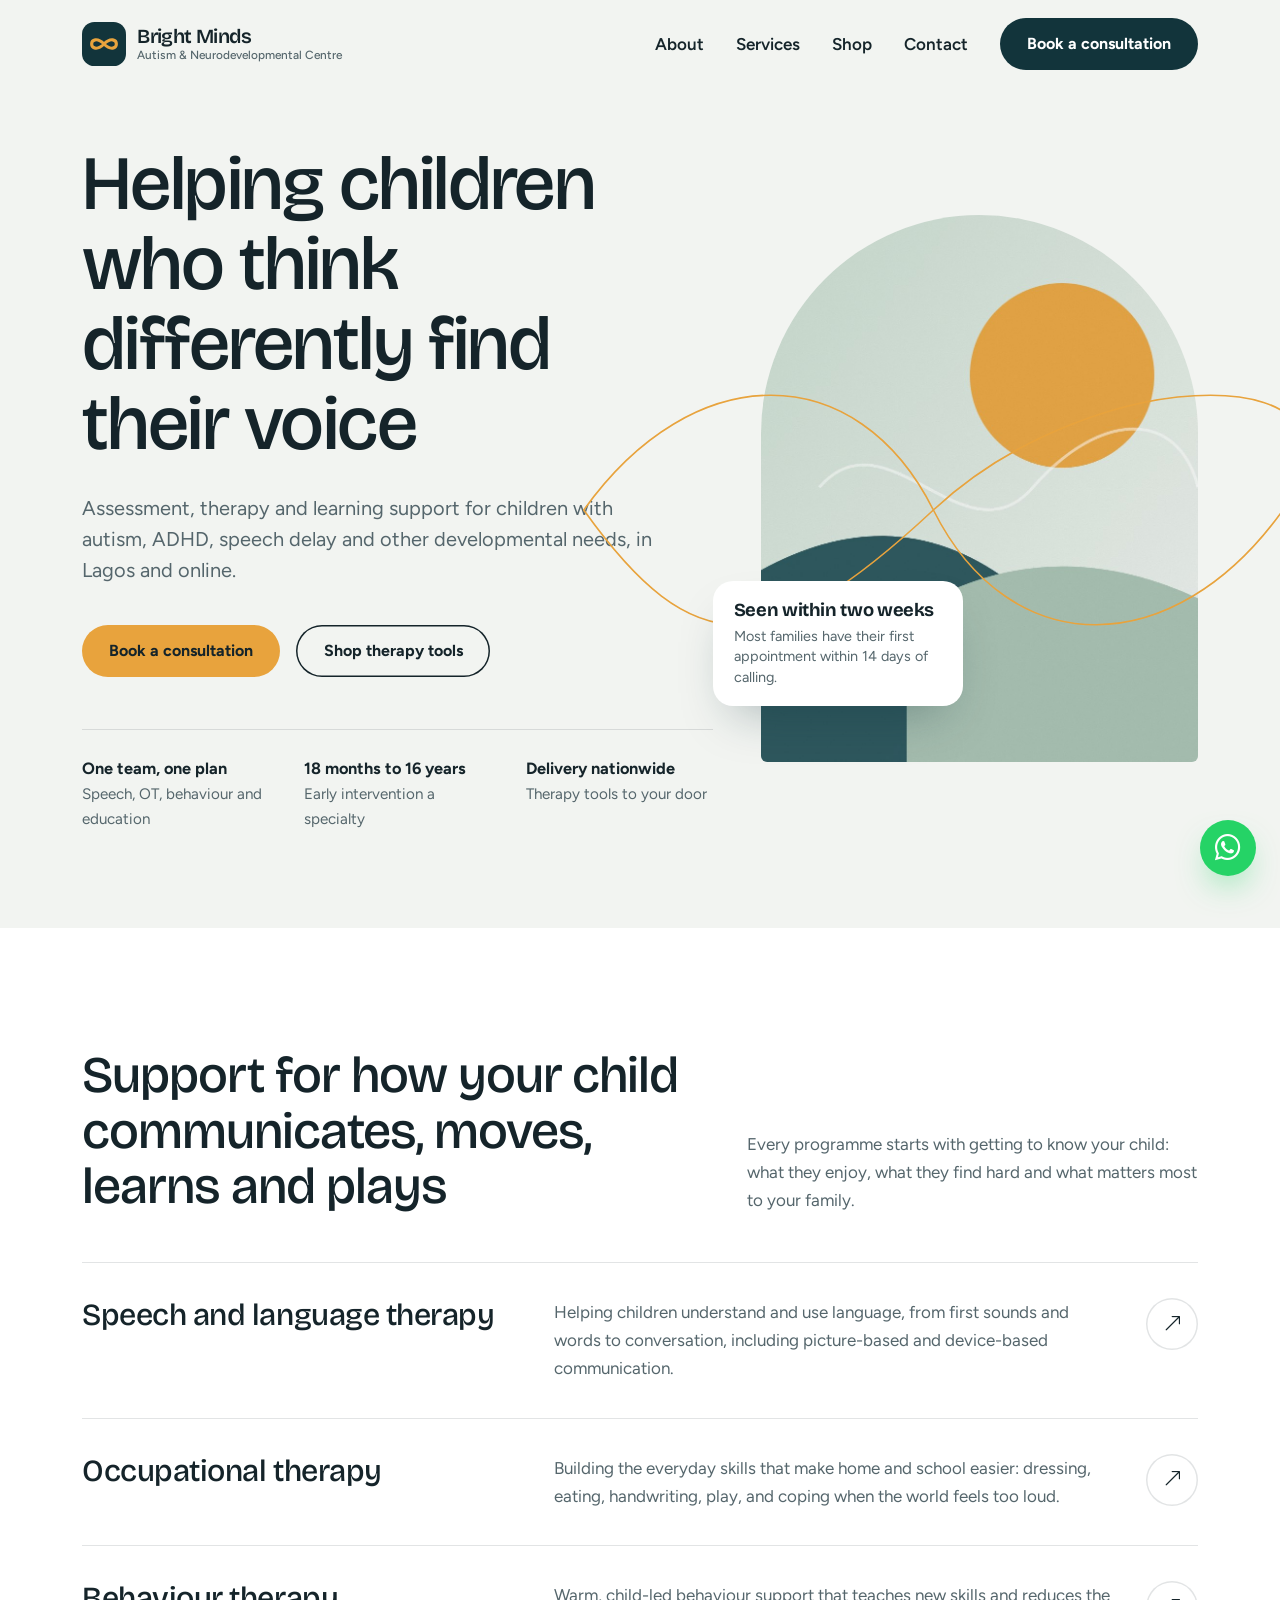
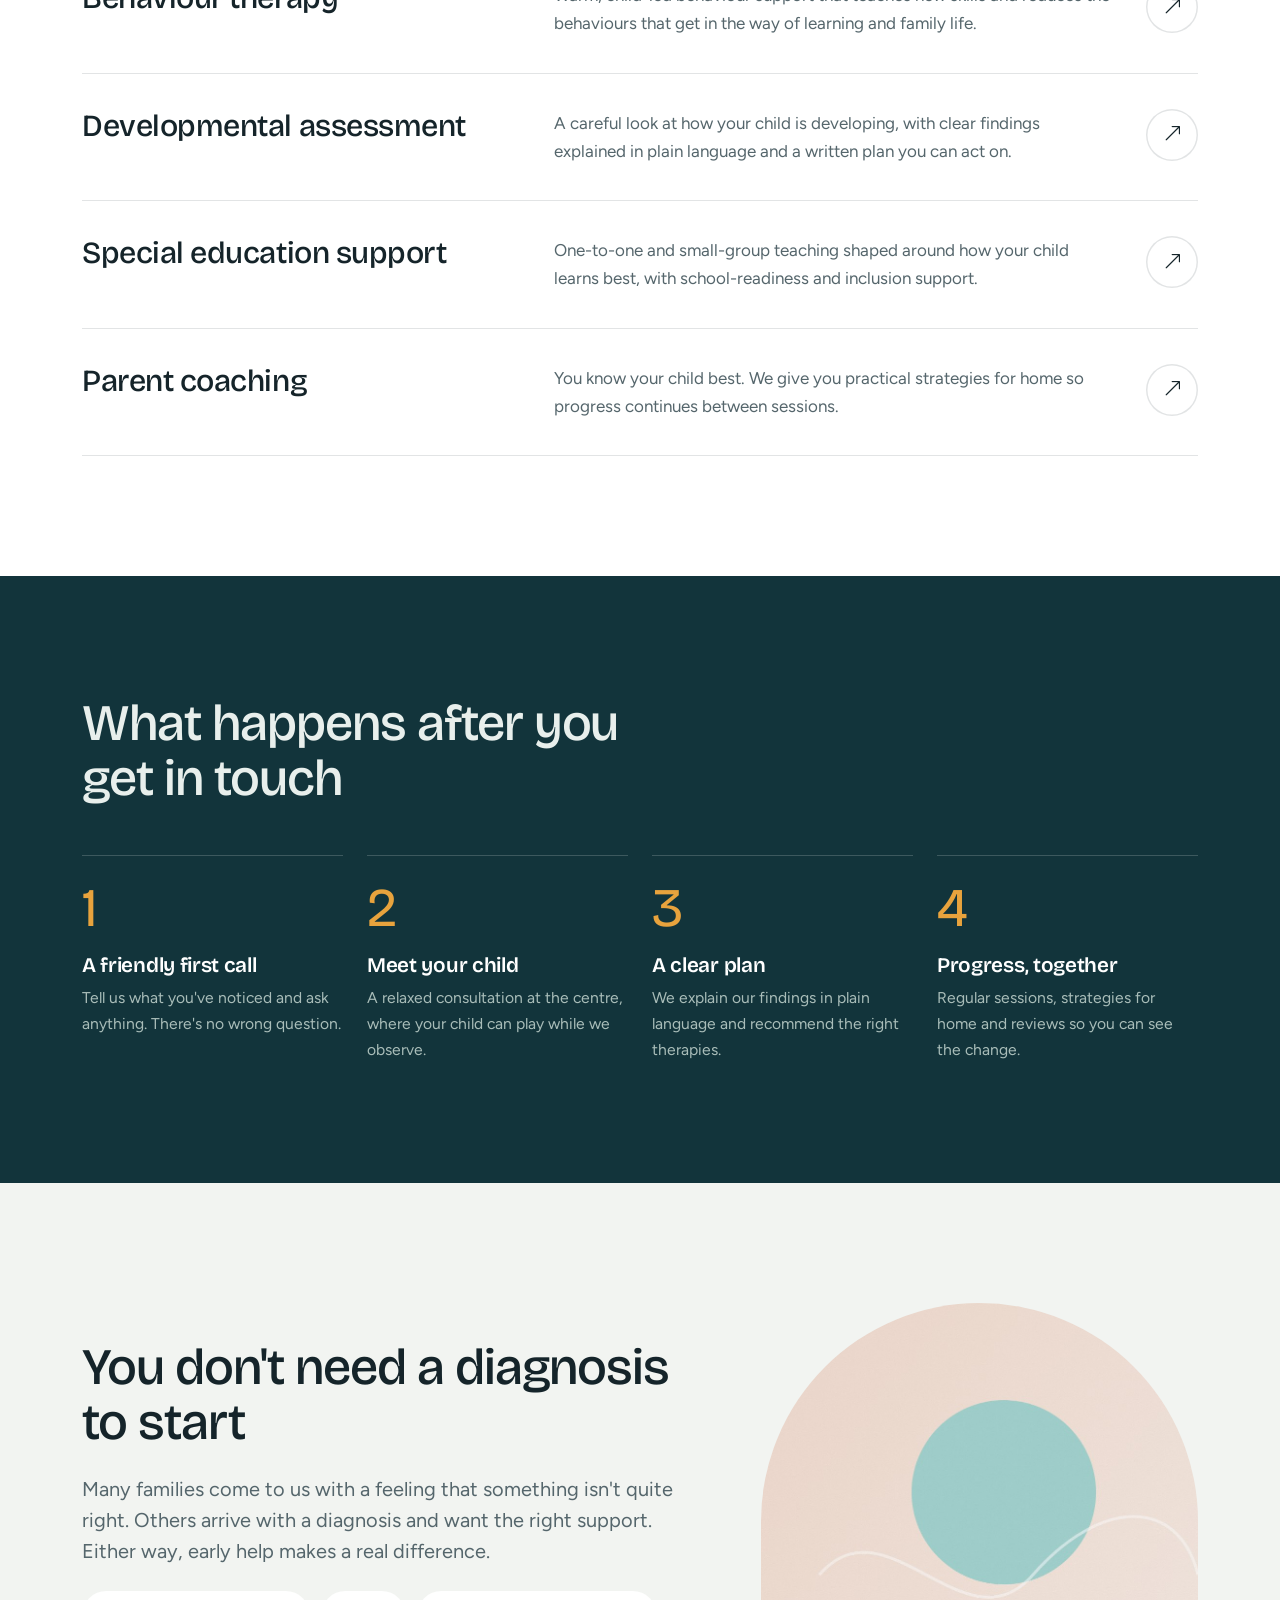
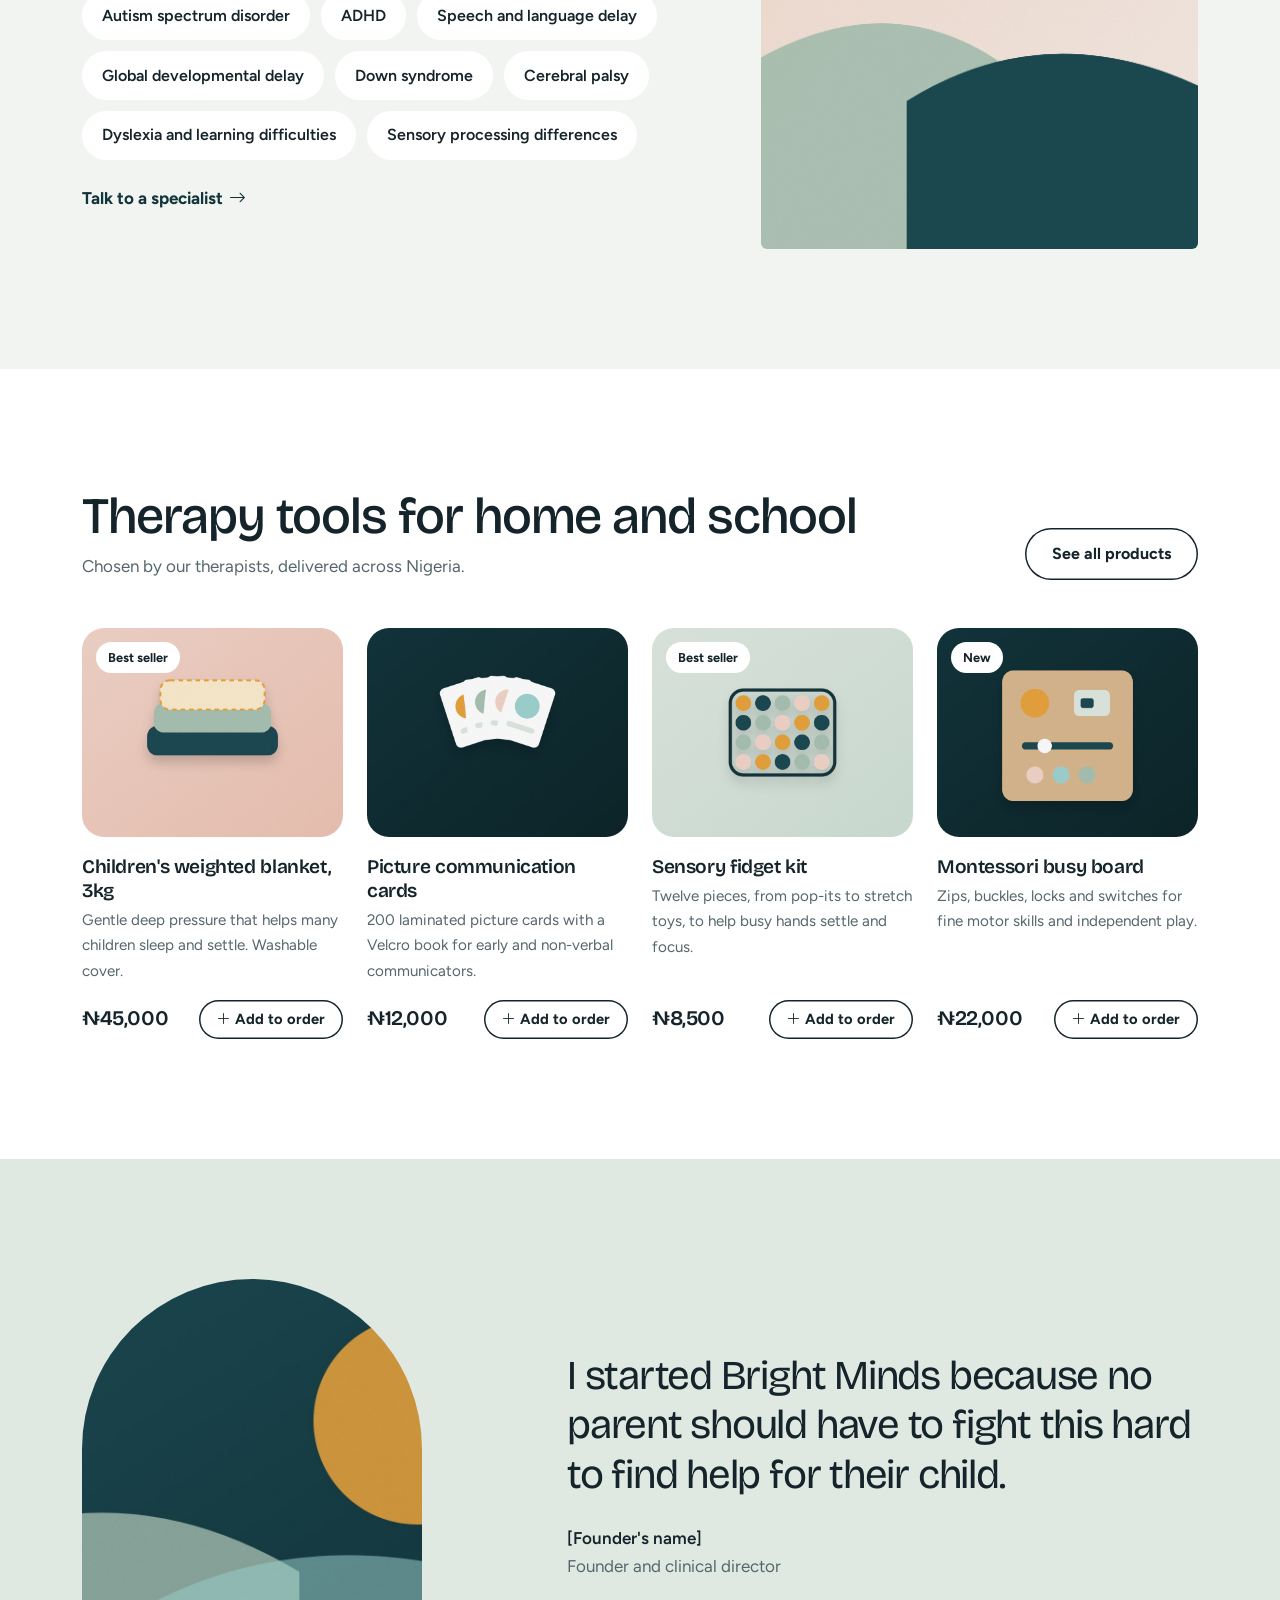
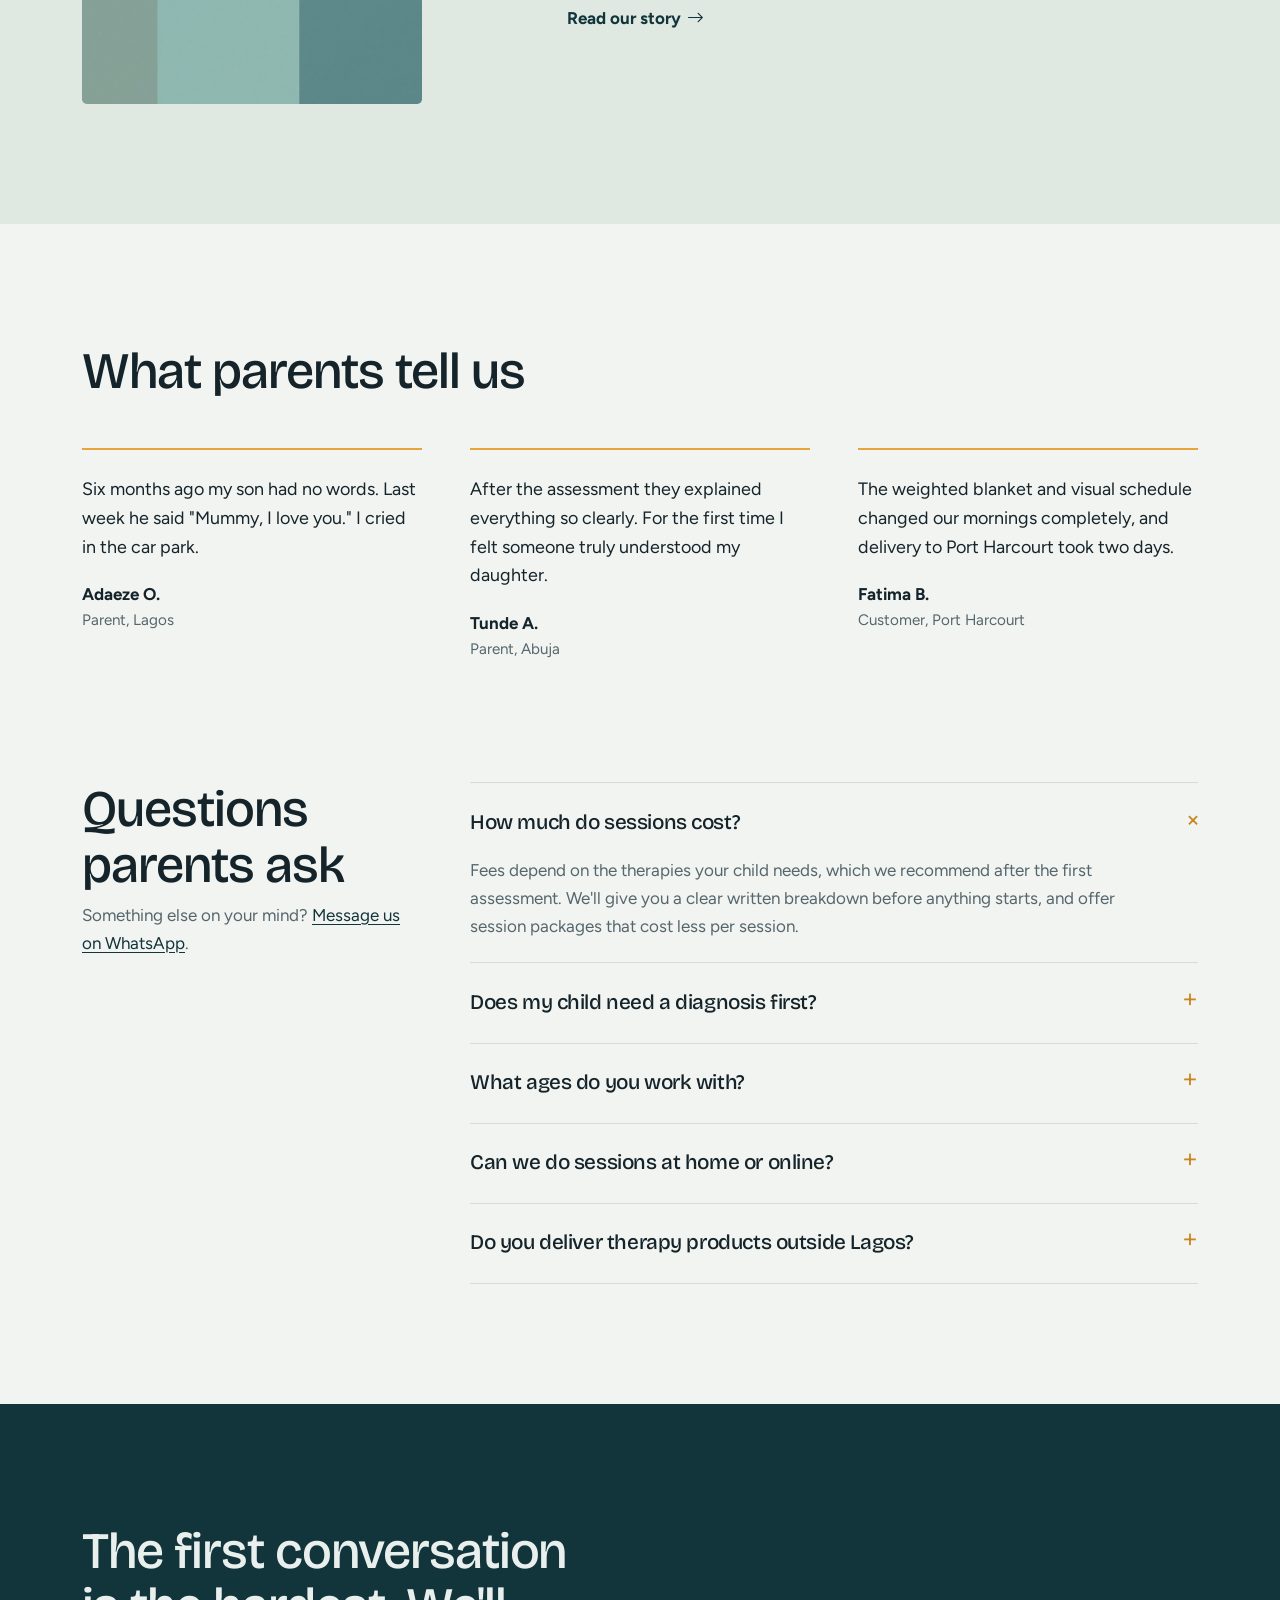
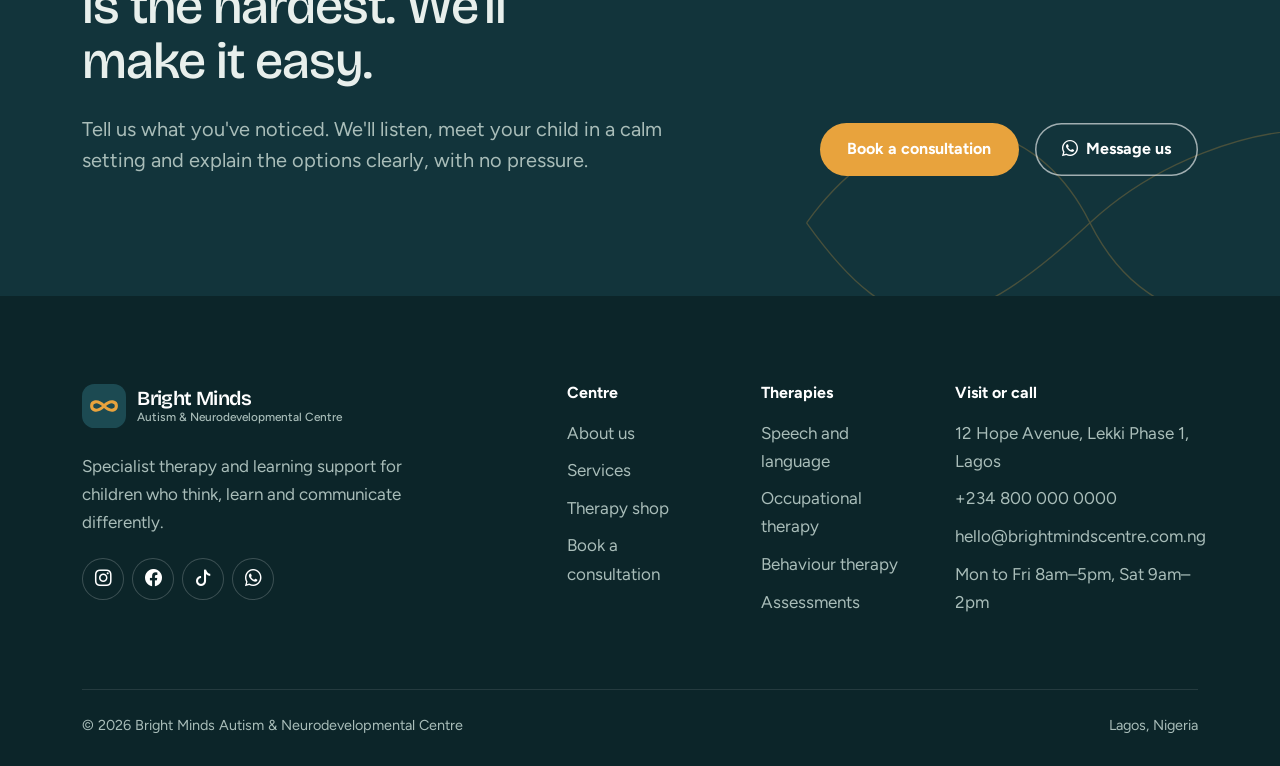
<file: index.html>
<!DOCTYPE html>
<html lang="en">
<head>
  <meta charset="utf-8">
  <meta name="viewport" content="width=device-width, initial-scale=1">
  <title>Bright Minds | Autism and neurodevelopmental therapy in Lagos</title>
  <meta name="description" content="Assessment, speech therapy, occupational therapy, behaviour therapy and therapy products for children with autism and developmental needs in Nigeria.">
  <meta property="og:title" content="Bright Minds | Autism and neurodevelopmental therapy in Lagos">
  <meta property="og:description" content="Assessment, speech therapy, occupational therapy, behaviour therapy and therapy products for children with autism and developmental needs in Nigeria.">
  <meta property="og:image" content="images/hero.jpg">
  <link rel="icon" href="images/favicon.png">
  <link rel="preconnect" href="https://fonts.googleapis.com">
  <link rel="preconnect" href="https://fonts.gstatic.com" crossorigin>
  <link href="https://fonts.googleapis.com/css2?family=Bricolage+Grotesque:opsz,wght@12..96,400;12..96,500;12..96,600&family=Figtree:wght@400;500;600;700&display=swap" rel="stylesheet">
  <link href="vendor/bootstrap/bootstrap.min.css" rel="stylesheet">
  <link href="vendor/bootstrap-icons/bootstrap-icons.min.css" rel="stylesheet">
  <link href="css/style.css" rel="stylesheet">
</head>
<body>
<!-- ===== HEADER ===== -->
<header class="site-header">
  <nav class="navbar navbar-expand-lg">
    <div class="container">
      <a class="brand" href="index.html"><svg viewBox="0 0 64 64" aria-hidden="true"><rect width="64" height="64" rx="18" fill="#12343b"/><path d="M14 32c0-6 8-10 18 0s18 6 18 0-8-10-18 0-18 6-18 0z" fill="none" stroke="#e8a33d" stroke-width="4.5" stroke-linecap="round"/></svg><span class="brand-name">Bright Minds<small>Autism &amp; Neurodevelopmental Centre</small></span></a>
      <button class="navbar-toggler" type="button" data-bs-toggle="collapse" data-bs-target="#mainNav" aria-controls="mainNav" aria-expanded="false" aria-label="Open menu"><i class="bi bi-list fs-2"></i></button>
      <div class="collapse navbar-collapse" id="mainNav">
        <ul class="navbar-nav ms-auto align-items-lg-center">
          <li class="nav-item"><a class="nav-link" href="about.html">About</a></li>
          <li class="nav-item"><a class="nav-link" href="services.html">Services</a></li>
          <li class="nav-item"><a class="nav-link" href="shop.html">Shop</a></li>
          <li class="nav-item"><a class="nav-link" href="contact.html">Contact</a></li>
          <li class="nav-item ms-lg-3 mt-2 mt-lg-0"><a class="btn btn-ink" href="contact.html">Book a consultation</a></li>
        </ul>
      </div>
    </div>
  </nav>
</header>
<main>

<!-- ===== HERO ===== -->
<section class="hero">
  <div class="container">
    <div class="row align-items-center g-5">
      <div class="col-lg-7">
        <h1>Helping children who think differently find their voice</h1>
        <p class="lede">Assessment, therapy and learning support for children with autism, ADHD, speech delay and other developmental needs, in Lagos and online.</p>
        <div class="d-flex flex-wrap gap-3">
          <a href="contact.html" class="btn btn-gold">Book a consultation</a>
          <a href="shop.html" class="btn btn-line">Shop therapy tools</a>
        </div>
        <div class="facts">
          <div><strong>One team, one plan</strong>Speech, OT, behaviour and education</div>
          <div><strong>18 months to 16 years</strong>Early intervention a specialty</div>
          <div><strong>Delivery nationwide</strong>Therapy tools to your door</div>
        </div>
      </div>
      <div class="col-lg-5">
        <figure class="hero-figure mb-0"><svg class="loop" viewBox="0 0 1400 600" aria-hidden="true"><path d="M60 300 C 260 20, 560 20, 700 300 S 1140 580, 1340 300 S 1000 20, 700 300 S 260 580, 60 300"/></svg>
          <img src="images/hero.jpg" alt="A calm, sunlit therapy room" width="900" height="1125">
          <figcaption class="hero-note"><strong>Seen within two weeks</strong><span>Most families have their first appointment within 14 days of calling.</span></figcaption>
        </figure>
      </div>
    </div>
  </div>
</section>

<!-- ===== SERVICES ===== -->
<section class="wrap bg-paper">
  <div class="container">
    <div class="row g-4 align-items-end mb-5">
      <div class="col-lg-7"><h2 class="mb-0">Support for how your child communicates, moves, learns and plays</h2></div>
      <div class="col-lg-5"><p class="muted mb-0">Every programme starts with getting to know your child: what they enjoy, what they find hard and what matters most to your family.</p></div>
    </div>
      <a class="service-row" href="services.html#speech"><h3>Speech and language therapy</h3><p>Helping children understand and use language, from first sounds and words to conversation, including picture-based and device-based communication.</p><span class="go" aria-hidden="true"><i class="bi bi-arrow-up-right"></i></span></a>
      <a class="service-row" href="services.html#ot"><h3>Occupational therapy</h3><p>Building the everyday skills that make home and school easier: dressing, eating, handwriting, play, and coping when the world feels too loud.</p><span class="go" aria-hidden="true"><i class="bi bi-arrow-up-right"></i></span></a>
      <a class="service-row" href="services.html#aba"><h3>Behaviour therapy</h3><p>Warm, child-led behaviour support that teaches new skills and reduces the behaviours that get in the way of learning and family life.</p><span class="go" aria-hidden="true"><i class="bi bi-arrow-up-right"></i></span></a>
      <a class="service-row" href="services.html#assessment"><h3>Developmental assessment</h3><p>A careful look at how your child is developing, with clear findings explained in plain language and a written plan you can act on.</p><span class="go" aria-hidden="true"><i class="bi bi-arrow-up-right"></i></span></a>
      <a class="service-row" href="services.html#education"><h3>Special education support</h3><p>One-to-one and small-group teaching shaped around how your child learns best, with school-readiness and inclusion support.</p><span class="go" aria-hidden="true"><i class="bi bi-arrow-up-right"></i></span></a>
      <a class="service-row" href="services.html#parents"><h3>Parent coaching</h3><p>You know your child best. We give you practical strategies for home so progress continues between sessions.</p><span class="go" aria-hidden="true"><i class="bi bi-arrow-up-right"></i></span></a>
  </div>
</section>

<!-- ===== HOW IT WORKS ===== -->
<section class="wrap on-dark">
  <div class="container">
    <h2 class="mb-5" style="max-width:18ch">What happens after you get in touch</h2>
    <div class="row g-4 steps">
      <div class="col-sm-6 col-lg-3"><div class="step"><h3>A friendly first call</h3><p>Tell us what you've noticed and ask anything. There's no wrong question.</p></div></div>
      <div class="col-sm-6 col-lg-3"><div class="step"><h3>Meet your child</h3><p>A relaxed consultation at the centre, where your child can play while we observe.</p></div></div>
      <div class="col-sm-6 col-lg-3"><div class="step"><h3>A clear plan</h3><p>We explain our findings in plain language and recommend the right therapies.</p></div></div>
      <div class="col-sm-6 col-lg-3"><div class="step"><h3>Progress, together</h3><p>Regular sessions, strategies for home and reviews so you can see the change.</p></div></div>
    </div>
  </div>
</section>

<!-- ===== WHO WE HELP ===== -->
<section class="wrap">
  <div class="container">
    <div class="row g-5 align-items-center">
      <div class="col-lg-5 order-lg-2"><img class="arch" src="images/about.jpg" alt="" loading="lazy" width="900" height="1125" style="aspect-ratio:4/5;max-width:440px;margin-left:auto"></div>
      <div class="col-lg-7">
        <h2 class="mb-4">You don't need a diagnosis to start</h2>
        <p class="lede mb-4">Many families come to us with a feeling that something isn't quite right. Others arrive with a diagnosis and want the right support. Either way, early help makes a real difference.</p>
        <div class="chips mb-4">
          <span class="chip">Autism spectrum disorder</span>
          <span class="chip">ADHD</span>
          <span class="chip">Speech and language delay</span>
          <span class="chip">Global developmental delay</span>
          <span class="chip">Down syndrome</span>
          <span class="chip">Cerebral palsy</span>
          <span class="chip">Dyslexia and learning difficulties</span>
          <span class="chip">Sensory processing differences</span>
        </div>
        <a href="contact.html" class="link-arrow">Talk to a specialist <i class="bi bi-arrow-right"></i></a>
      </div>
    </div>
  </div>
</section>

<!-- ===== SHOP PREVIEW ===== -->
<section class="wrap bg-paper">
  <div class="container">
    <div class="d-flex flex-wrap justify-content-between align-items-end gap-3 mb-5">
      <div><h2 class="mb-2">Therapy tools for home and school</h2><p class="muted mb-0">Chosen by our therapists, delivered across Nigeria.</p></div>
      <a href="shop.html" class="btn btn-line">See all products</a>
    </div>
    <div class="row g-4">
      <div class="col-sm-6 col-lg-3" data-category="calming">
        <article class="product-card" data-price="45000">
          <div class="ph"><span class="badge-note">Best seller</span><img src="images/product-weighted-blanket.jpg" alt="Children's weighted blanket, 3kg" loading="lazy" width="800" height="640"></div>
          <h3>Children's weighted blanket, 3kg</h3>
          <p class="desc">Gentle deep pressure that helps many children sleep and settle. Washable cover.</p>
          <div class="buy"><span class="price">&#8358;45,000</span><button class="btn btn-line btn-sm js-add" type="button"><i class="bi bi-plus-lg"></i> Add to order</button></div>
        </article>
      </div>
      <div class="col-sm-6 col-lg-3" data-category="communication">
        <article class="product-card" data-price="12000">
          <div class="ph"><img src="images/product-pecs-cards.jpg" alt="Picture communication cards" loading="lazy" width="800" height="640"></div>
          <h3>Picture communication cards</h3>
          <p class="desc">200 laminated picture cards with a Velcro book for early and non-verbal communicators.</p>
          <div class="buy"><span class="price">&#8358;12,000</span><button class="btn btn-line btn-sm js-add" type="button"><i class="bi bi-plus-lg"></i> Add to order</button></div>
        </article>
      </div>
      <div class="col-sm-6 col-lg-3" data-category="sensory">
        <article class="product-card" data-price="8500">
          <div class="ph"><span class="badge-note">Best seller</span><img src="images/product-fidget-kit.jpg" alt="Sensory fidget kit" loading="lazy" width="800" height="640"></div>
          <h3>Sensory fidget kit</h3>
          <p class="desc">Twelve pieces, from pop-its to stretch toys, to help busy hands settle and focus.</p>
          <div class="buy"><span class="price">&#8358;8,500</span><button class="btn btn-line btn-sm js-add" type="button"><i class="bi bi-plus-lg"></i> Add to order</button></div>
        </article>
      </div>
      <div class="col-sm-6 col-lg-3" data-category="motor">
        <article class="product-card" data-price="22000">
          <div class="ph"><span class="badge-note">New</span><img src="images/product-busy-board.jpg" alt="Montessori busy board" loading="lazy" width="800" height="640"></div>
          <h3>Montessori busy board</h3>
          <p class="desc">Zips, buckles, locks and switches for fine motor skills and independent play.</p>
          <div class="buy"><span class="price">&#8358;22,000</span><button class="btn btn-line btn-sm js-add" type="button"><i class="bi bi-plus-lg"></i> Add to order</button></div>
        </article>
      </div>
    </div>
  </div>
</section>

<!-- ===== FOUNDER ===== -->
<section class="wrap bg-sage">
  <div class="container">
    <div class="row g-5 align-items-center">
      <div class="col-md-5 col-lg-4"><img class="arch" src="images/centre.jpg" alt="The founder of Bright Minds Centre" loading="lazy" style="aspect-ratio:4/5"></div>
      <div class="col-md-7 col-lg-7 offset-lg-1">
        <blockquote class="pull mb-0">I started Bright Minds because no parent should have to fight this hard to find help for their child.</blockquote>
        <p class="pull-by">[Founder's name]<span>Founder and clinical director</span></p>
        <a href="about.html" class="link-arrow mt-2">Read our story <i class="bi bi-arrow-right"></i></a>
      </div>
    </div>
  </div>
</section>

<!-- ===== PARENT VOICES ===== -->
<section class="wrap">
  <div class="container">
    <h2 class="mb-5">What parents tell us</h2>
    <div class="row g-5">
      <div class="col-md-4"><div class="voice"><p>Six months ago my son had no words. Last week he said "Mummy, I love you." I cried in the car park.</p><div class="who">Adaeze O.<span>Parent, Lagos</span></div></div></div>
      <div class="col-md-4"><div class="voice"><p>After the assessment they explained everything so clearly. For the first time I felt someone truly understood my daughter.</p><div class="who">Tunde A.<span>Parent, Abuja</span></div></div></div>
      <div class="col-md-4"><div class="voice"><p>The weighted blanket and visual schedule changed our mornings completely, and delivery to Port Harcourt took two days.</p><div class="who">Fatima B.<span>Customer, Port Harcourt</span></div></div></div>
    </div>
  </div>
</section>

<!-- ===== FAQ ===== -->
<section class="wrap pt-0">
  <div class="container">
    <div class="row g-5">
      <div class="col-lg-4"><h2>Questions parents ask</h2><p class="muted">Something else on your mind? <a href="#" class="js-wa" data-msg="Hello, I have a question.">Message us on WhatsApp</a>.</p></div>
      <div class="col-lg-8 faq">
        <details open><summary>How much do sessions cost?</summary><p>Fees depend on the therapies your child needs, which we recommend after the first assessment. We'll give you a clear written breakdown before anything starts, and offer session packages that cost less per session.</p></details>
        <details><summary>Does my child need a diagnosis first?</summary><p>No. You can come to us with concerns alone. We can carry out screening and assessment, and refer you on if a medical review is needed.</p></details>
        <details><summary>What ages do you work with?</summary><p>Children from around 18 months to 16 years. Early intervention for toddlers is one of our main areas.</p></details>
        <details><summary>Can we do sessions at home or online?</summary><p>Yes. Many therapies are available as home visits within Lagos, and parent coaching works well online for families elsewhere.</p></details>
        <details><summary>Do you deliver therapy products outside Lagos?</summary><p>Yes, across Nigeria. Add items to your order and send it to us on WhatsApp, and we'll confirm the delivery cost to your area.</p></details>
      </div>
    </div>
  </div>
</section>

<!-- ===== CLOSING INVITATION ===== -->
<section class="wrap on-dark closing">
  <svg class="loop-quiet" viewBox="0 0 1400 600" aria-hidden="true"><path d="M60 300 C 260 20, 560 20, 700 300 S 1140 580, 1340 300 S 1000 20, 700 300 S 260 580, 60 300"/></svg>
  <div class="container position-relative">
    <div class="row align-items-end g-4">
      <div class="col-lg-7">
        <h2 class="mb-4">The first conversation is the hardest. We'll make it easy.</h2>
        <p class="lede mb-0">Tell us what you've noticed. We'll listen, meet your child in a calm setting and explain the options clearly, with no pressure.</p>
      </div>
      <div class="col-lg-5 d-flex flex-wrap gap-3 justify-content-lg-end">
        <a href="contact.html" class="btn btn-gold">Book a consultation</a>
        <a href="#" class="btn btn-line js-wa" data-msg="Hello, I would like to talk about support for my child."><i class="bi bi-whatsapp me-1"></i> Message us</a>
      </div>
    </div>
  </div>
</section>

<!-- ===== ORDER LIST (sent to the centre on WhatsApp) ===== -->
<button class="cart-fab" type="button" data-bs-toggle="offcanvas" data-bs-target="#cartPanel" aria-label="View your order"><i class="bi bi-bag"></i> Your order <span class="cart-count">0</span></button>
<div class="offcanvas offcanvas-end" tabindex="-1" id="cartPanel" aria-labelledby="cartTitle">
  <div class="offcanvas-header px-4 pt-4"><h2 class="offcanvas-title" id="cartTitle">Your order</h2><button type="button" class="btn-close" data-bs-dismiss="offcanvas" aria-label="Close"></button></div>
  <div class="offcanvas-body d-flex flex-column px-4">
    <div id="cartItems" class="flex-grow-1"></div>
    <div class="d-flex justify-content-between align-items-baseline py-3"><span class="fw-semibold">Total</span><span id="cartTotal" class="price">&#8358;0</span></div>
    <button id="cartCheckout" class="btn btn-wa w-100" type="button"><i class="bi bi-whatsapp me-1"></i> Send order on WhatsApp</button>
    <p class="small muted mt-3 mb-0">We'll reply to confirm stock, delivery cost to your area and how to pay.</p>
  </div>
</div>

</main>

<!-- ===== FOOTER ===== -->
<footer class="site-footer">
  <div class="container">
    <div class="row g-5">
      <div class="col-lg-4">
        <a class="brand" href="index.html"><svg viewBox="0 0 64 64" aria-hidden="true"><rect width="64" height="64" rx="18" fill="#1c4a52"/><path d="M14 32c0-6 8-10 18 0s18 6 18 0-8-10-18 0-18 6-18 0z" fill="none" stroke="#e8a33d" stroke-width="4.5" stroke-linecap="round"/></svg><span class="brand-name">Bright Minds<small>Autism &amp; Neurodevelopmental Centre</small></span></a>
        <p class="mt-4">Specialist therapy and learning support for children who think, learn and communicate differently.</p>
        <div class="social">
          <a href="#" aria-label="Instagram"><i class="bi bi-instagram"></i></a>
          <a href="#" aria-label="Facebook"><i class="bi bi-facebook"></i></a>
          <a href="#" aria-label="TikTok"><i class="bi bi-tiktok"></i></a>
          <a href="#" class="js-wa" aria-label="WhatsApp"><i class="bi bi-whatsapp"></i></a>
        </div>
      </div>
      <div class="col-6 col-lg-2 offset-lg-1">
        <h4>Centre</h4>
        <ul><li><a href="about.html">About us</a></li><li><a href="services.html">Services</a></li><li><a href="shop.html">Therapy shop</a></li><li><a href="contact.html">Book a consultation</a></li></ul>
      </div>
      <div class="col-6 col-lg-2">
        <h4>Therapies</h4>
        <ul><li><a href="services.html#speech">Speech and language</a></li><li><a href="services.html#ot">Occupational therapy</a></li><li><a href="services.html#aba">Behaviour therapy</a></li><li><a href="services.html#assessment">Assessments</a></li></ul>
      </div>
      <div class="col-lg-3">
        <h4>Visit or call</h4>
        <ul>
          <li>12 Hope Avenue, Lekki Phase 1, Lagos</li>
          <li><a href="tel:+2348000000000">+234 800 000 0000</a></li>
          <li><a href="mailto:hello@brightmindscentre.com.ng">hello@brightmindscentre.com.ng</a></li>
          <li>Mon to Fri 8am–5pm, Sat 9am–2pm</li>
        </ul>
      </div>
    </div>
    <div class="footer-base">
      <span>&copy; <span class="js-year"></span> Bright Minds Autism &amp; Neurodevelopmental Centre</span>
      <span>Lagos, Nigeria</span>
    </div>
  </div>
</footer>

<a href="#" class="wa-float js-wa" data-msg="Hello, I found you on your website and would like to make an enquiry." aria-label="Chat with us on WhatsApp"><i class="bi bi-whatsapp"></i></a>

<script src="vendor/bootstrap/bootstrap.bundle.min.js"></script>
<script src="js/main.js"></script>
</body>
</html>
</file>
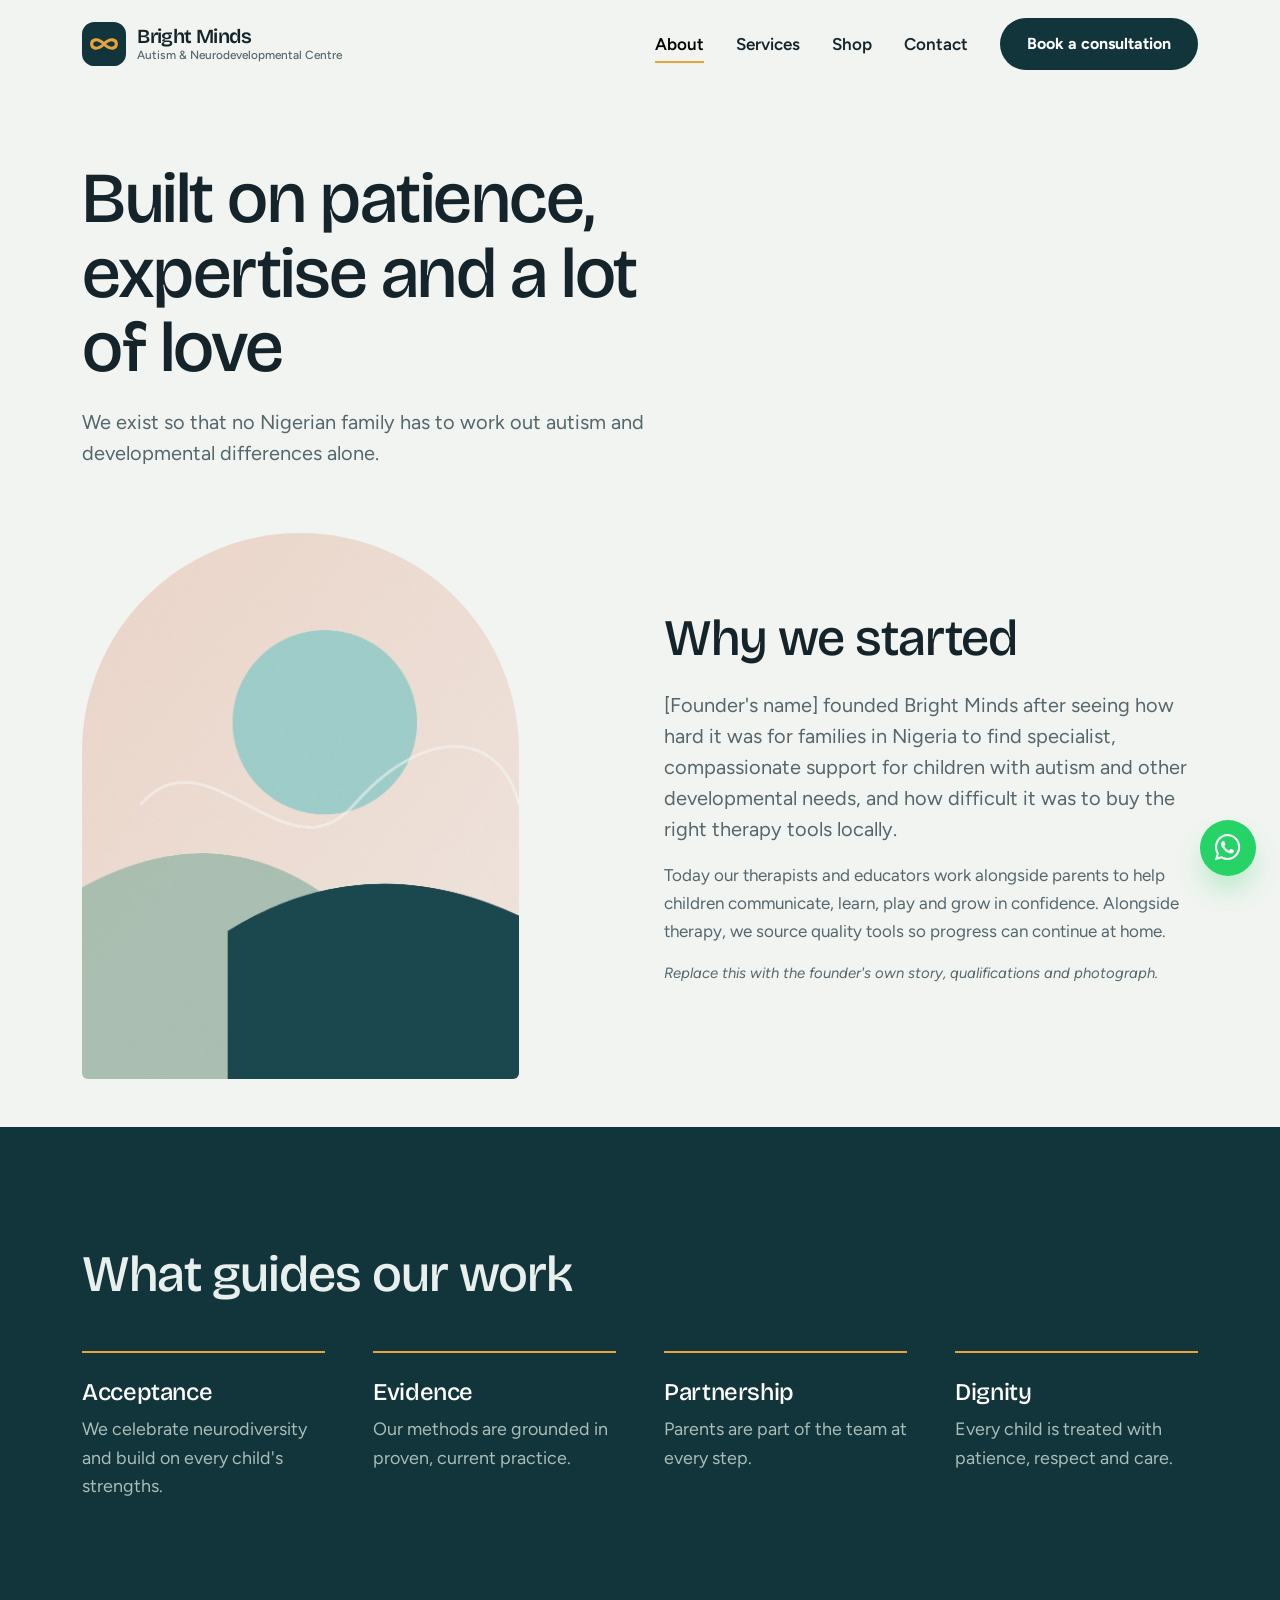
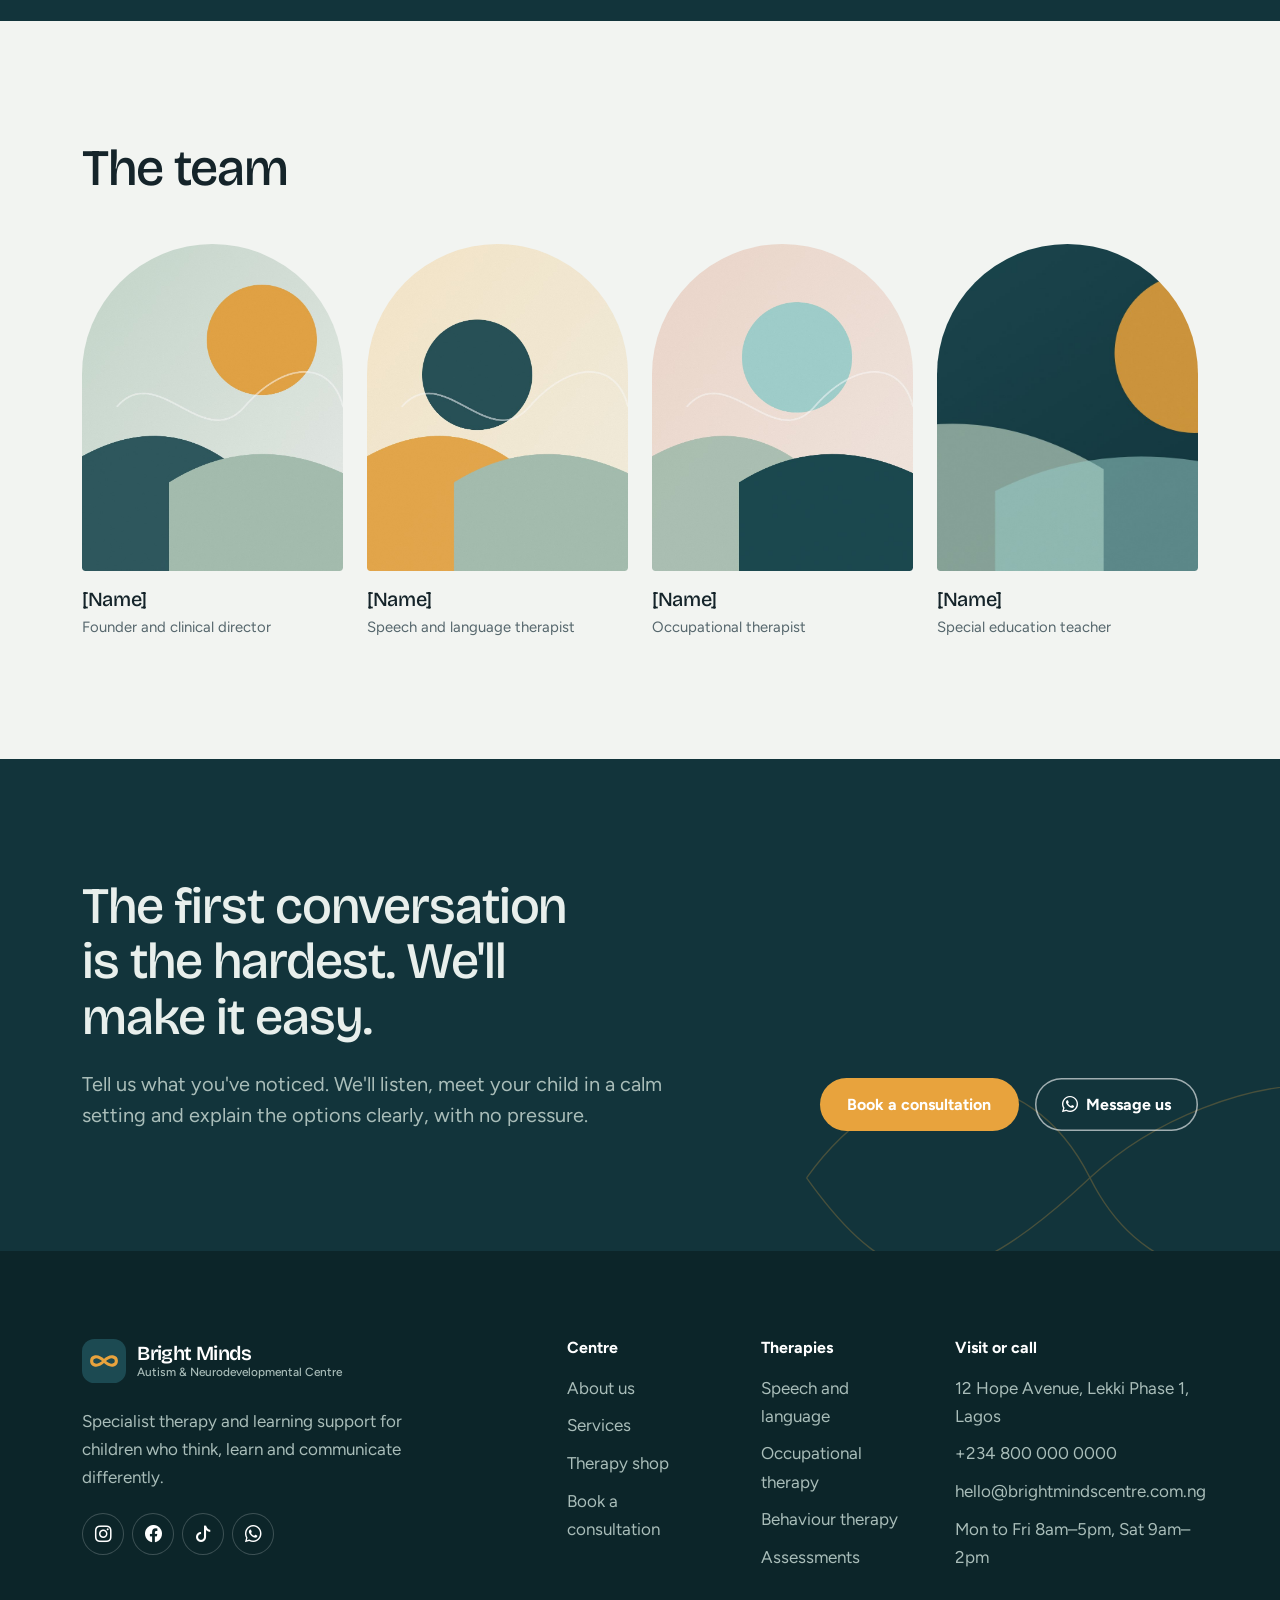
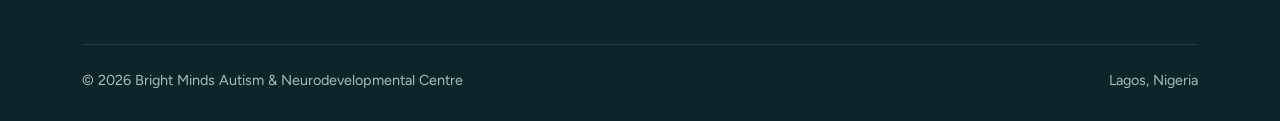
<file: about.html>
<!DOCTYPE html>
<html lang="en">
<head>
  <meta charset="utf-8">
  <meta name="viewport" content="width=device-width, initial-scale=1">
  <title>About us | Bright Minds Centre</title>
  <meta name="description" content="Meet the team at Bright Minds Autism and Neurodevelopmental Centre in Lagos.">
  <meta property="og:title" content="About us | Bright Minds Centre">
  <meta property="og:description" content="Meet the team at Bright Minds Autism and Neurodevelopmental Centre in Lagos.">
  <meta property="og:image" content="images/hero.jpg">
  <link rel="icon" href="images/favicon.png">
  <link rel="preconnect" href="https://fonts.googleapis.com">
  <link rel="preconnect" href="https://fonts.gstatic.com" crossorigin>
  <link href="https://fonts.googleapis.com/css2?family=Bricolage+Grotesque:opsz,wght@12..96,400;12..96,500;12..96,600&family=Figtree:wght@400;500;600;700&display=swap" rel="stylesheet">
  <link href="vendor/bootstrap/bootstrap.min.css" rel="stylesheet">
  <link href="vendor/bootstrap-icons/bootstrap-icons.min.css" rel="stylesheet">
  <link href="css/style.css" rel="stylesheet">
</head>
<body>
<!-- ===== HEADER ===== -->
<header class="site-header">
  <nav class="navbar navbar-expand-lg">
    <div class="container">
      <a class="brand" href="index.html"><svg viewBox="0 0 64 64" aria-hidden="true"><rect width="64" height="64" rx="18" fill="#12343b"/><path d="M14 32c0-6 8-10 18 0s18 6 18 0-8-10-18 0-18 6-18 0z" fill="none" stroke="#e8a33d" stroke-width="4.5" stroke-linecap="round"/></svg><span class="brand-name">Bright Minds<small>Autism &amp; Neurodevelopmental Centre</small></span></a>
      <button class="navbar-toggler" type="button" data-bs-toggle="collapse" data-bs-target="#mainNav" aria-controls="mainNav" aria-expanded="false" aria-label="Open menu"><i class="bi bi-list fs-2"></i></button>
      <div class="collapse navbar-collapse" id="mainNav">
        <ul class="navbar-nav ms-auto align-items-lg-center">
          <li class="nav-item"><a class="nav-link" href="about.html">About</a></li>
          <li class="nav-item"><a class="nav-link" href="services.html">Services</a></li>
          <li class="nav-item"><a class="nav-link" href="shop.html">Shop</a></li>
          <li class="nav-item"><a class="nav-link" href="contact.html">Contact</a></li>
          <li class="nav-item ms-lg-3 mt-2 mt-lg-0"><a class="btn btn-ink" href="contact.html">Book a consultation</a></li>
        </ul>
      </div>
    </div>
  </nav>
</header>
<main>

<section class="page-head">
  <div class="container">
    <h1>Built on patience, expertise and a lot of love</h1>
    <p class="lede mb-0">We exist so that no Nigerian family has to work out autism and developmental differences alone.</p>
  </div>
</section>
<section class="pb-5">
  <div class="container">
    <div class="row g-5 align-items-center">
      <div class="col-lg-5"><img class="arch" src="images/about.jpg" alt="The founder of Bright Minds Centre" width="900" height="1125" style="aspect-ratio:4/5;max-width:460px"></div>
      <div class="col-lg-6 offset-lg-1">
        <h2 class="mb-4">Why we started</h2>
        <p class="lede">[Founder's name] founded Bright Minds after seeing how hard it was for families in Nigeria to find specialist, compassionate support for children with autism and other developmental needs, and how difficult it was to buy the right therapy tools locally.</p>
        <p class="muted">Today our therapists and educators work alongside parents to help children communicate, learn, play and grow in confidence. Alongside therapy, we source quality tools so progress can continue at home.</p>
        <p class="small muted fst-italic">Replace this with the founder's own story, qualifications and photograph.</p>
      </div>
    </div>
  </div>
</section>
<section class="wrap on-dark">
  <div class="container">
    <h2 class="mb-5">What guides our work</h2>
    <div class="row g-5">
      <div class="col-md-6 col-lg-3"><div class="voice"><h3 class="h4 text-white">Acceptance</h3><p class="muted mb-0">We celebrate neurodiversity and build on every child's strengths.</p></div></div>
      <div class="col-md-6 col-lg-3"><div class="voice"><h3 class="h4 text-white">Evidence</h3><p class="muted mb-0">Our methods are grounded in proven, current practice.</p></div></div>
      <div class="col-md-6 col-lg-3"><div class="voice"><h3 class="h4 text-white">Partnership</h3><p class="muted mb-0">Parents are part of the team at every step.</p></div></div>
      <div class="col-md-6 col-lg-3"><div class="voice"><h3 class="h4 text-white">Dignity</h3><p class="muted mb-0">Every child is treated with patience, respect and care.</p></div></div>
    </div>
  </div>
</section>
<section class="wrap">
  <div class="container">
    <h2 class="mb-5">The team</h2>
    <div class="row g-4">
      <div class="col-6 col-lg-3"><img class="arch mb-3" src="images/hero.jpg" alt="" loading="lazy" style="aspect-ratio:4/5"><h3 class="h5 mb-1">[Name]</h3><p class="muted small mb-0">Founder and clinical director</p></div>
      <div class="col-6 col-lg-3"><img class="arch mb-3" src="images/landing.jpg" alt="" loading="lazy" style="aspect-ratio:4/5"><h3 class="h5 mb-1">[Name]</h3><p class="muted small mb-0">Speech and language therapist</p></div>
      <div class="col-6 col-lg-3"><img class="arch mb-3" src="images/about.jpg" alt="" loading="lazy" style="aspect-ratio:4/5"><h3 class="h5 mb-1">[Name]</h3><p class="muted small mb-0">Occupational therapist</p></div>
      <div class="col-6 col-lg-3"><img class="arch mb-3" src="images/centre.jpg" alt="" loading="lazy" style="aspect-ratio:4/5"><h3 class="h5 mb-1">[Name]</h3><p class="muted small mb-0">Special education teacher</p></div>
    </div>
  </div>
</section>

<!-- ===== CLOSING INVITATION ===== -->
<section class="wrap on-dark closing">
  <svg class="loop-quiet" viewBox="0 0 1400 600" aria-hidden="true"><path d="M60 300 C 260 20, 560 20, 700 300 S 1140 580, 1340 300 S 1000 20, 700 300 S 260 580, 60 300"/></svg>
  <div class="container position-relative">
    <div class="row align-items-end g-4">
      <div class="col-lg-7">
        <h2 class="mb-4">The first conversation is the hardest. We'll make it easy.</h2>
        <p class="lede mb-0">Tell us what you've noticed. We'll listen, meet your child in a calm setting and explain the options clearly, with no pressure.</p>
      </div>
      <div class="col-lg-5 d-flex flex-wrap gap-3 justify-content-lg-end">
        <a href="contact.html" class="btn btn-gold">Book a consultation</a>
        <a href="#" class="btn btn-line js-wa" data-msg="Hello, I would like to talk about support for my child."><i class="bi bi-whatsapp me-1"></i> Message us</a>
      </div>
    </div>
  </div>
</section>

</main>

<!-- ===== FOOTER ===== -->
<footer class="site-footer">
  <div class="container">
    <div class="row g-5">
      <div class="col-lg-4">
        <a class="brand" href="index.html"><svg viewBox="0 0 64 64" aria-hidden="true"><rect width="64" height="64" rx="18" fill="#1c4a52"/><path d="M14 32c0-6 8-10 18 0s18 6 18 0-8-10-18 0-18 6-18 0z" fill="none" stroke="#e8a33d" stroke-width="4.5" stroke-linecap="round"/></svg><span class="brand-name">Bright Minds<small>Autism &amp; Neurodevelopmental Centre</small></span></a>
        <p class="mt-4">Specialist therapy and learning support for children who think, learn and communicate differently.</p>
        <div class="social">
          <a href="#" aria-label="Instagram"><i class="bi bi-instagram"></i></a>
          <a href="#" aria-label="Facebook"><i class="bi bi-facebook"></i></a>
          <a href="#" aria-label="TikTok"><i class="bi bi-tiktok"></i></a>
          <a href="#" class="js-wa" aria-label="WhatsApp"><i class="bi bi-whatsapp"></i></a>
        </div>
      </div>
      <div class="col-6 col-lg-2 offset-lg-1">
        <h4>Centre</h4>
        <ul><li><a href="about.html">About us</a></li><li><a href="services.html">Services</a></li><li><a href="shop.html">Therapy shop</a></li><li><a href="contact.html">Book a consultation</a></li></ul>
      </div>
      <div class="col-6 col-lg-2">
        <h4>Therapies</h4>
        <ul><li><a href="services.html#speech">Speech and language</a></li><li><a href="services.html#ot">Occupational therapy</a></li><li><a href="services.html#aba">Behaviour therapy</a></li><li><a href="services.html#assessment">Assessments</a></li></ul>
      </div>
      <div class="col-lg-3">
        <h4>Visit or call</h4>
        <ul>
          <li>12 Hope Avenue, Lekki Phase 1, Lagos</li>
          <li><a href="tel:+2348000000000">+234 800 000 0000</a></li>
          <li><a href="mailto:hello@brightmindscentre.com.ng">hello@brightmindscentre.com.ng</a></li>
          <li>Mon to Fri 8am–5pm, Sat 9am–2pm</li>
        </ul>
      </div>
    </div>
    <div class="footer-base">
      <span>&copy; <span class="js-year"></span> Bright Minds Autism &amp; Neurodevelopmental Centre</span>
      <span>Lagos, Nigeria</span>
    </div>
  </div>
</footer>

<a href="#" class="wa-float js-wa" data-msg="Hello, I found you on your website and would like to make an enquiry." aria-label="Chat with us on WhatsApp"><i class="bi bi-whatsapp"></i></a>

<script src="vendor/bootstrap/bootstrap.bundle.min.js"></script>
<script src="js/main.js"></script>
</body>
</html>
</file>
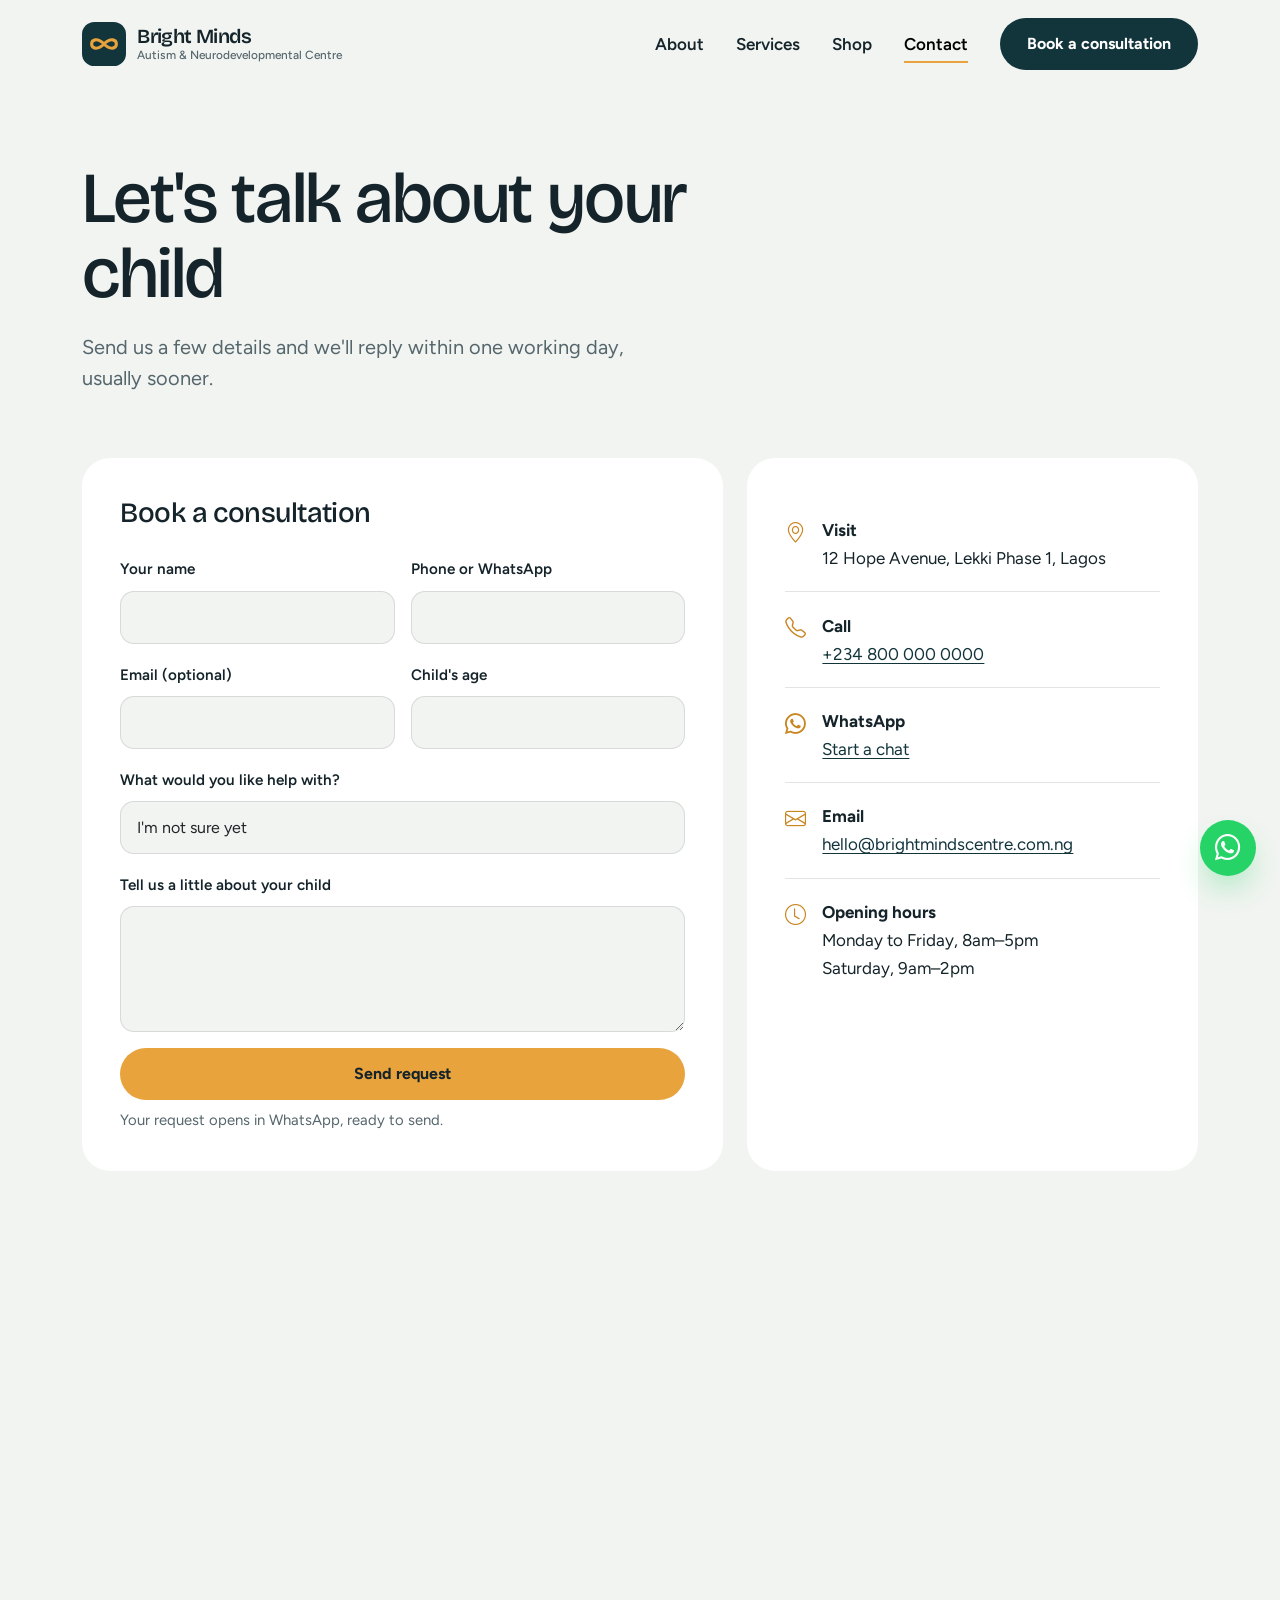
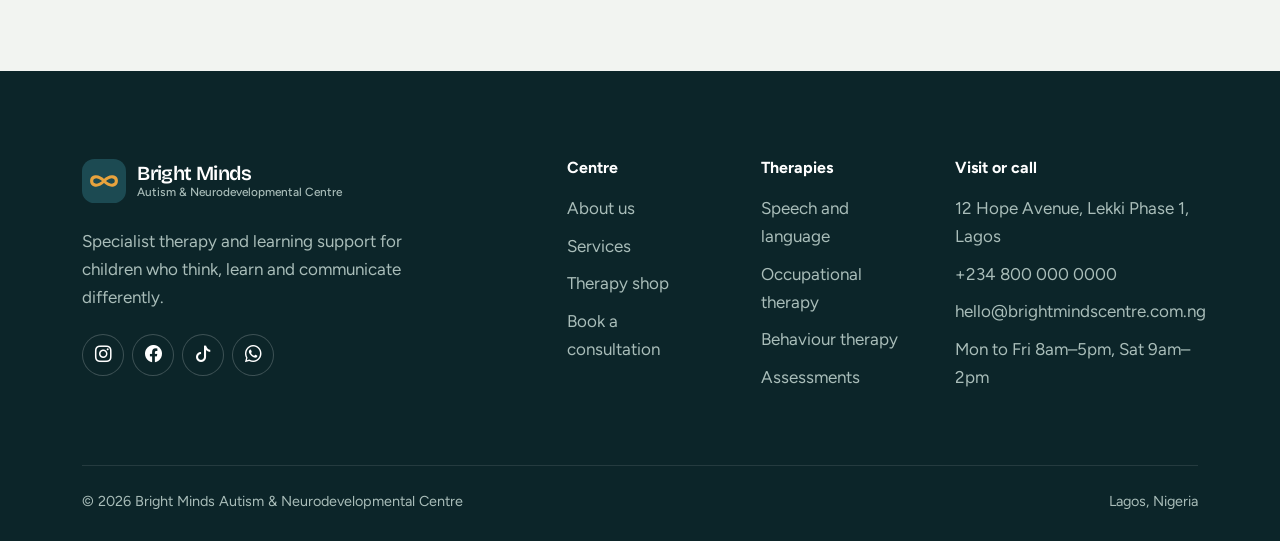
<file: contact.html>
<!DOCTYPE html>
<html lang="en">
<head>
  <meta charset="utf-8">
  <meta name="viewport" content="width=device-width, initial-scale=1">
  <title>Contact | Bright Minds Centre</title>
  <meta name="description" content="Book a consultation or assessment for your child at Bright Minds Centre, Lagos.">
  <meta property="og:title" content="Contact | Bright Minds Centre">
  <meta property="og:description" content="Book a consultation or assessment for your child at Bright Minds Centre, Lagos.">
  <meta property="og:image" content="images/hero.jpg">
  <link rel="icon" href="images/favicon.png">
  <link rel="preconnect" href="https://fonts.googleapis.com">
  <link rel="preconnect" href="https://fonts.gstatic.com" crossorigin>
  <link href="https://fonts.googleapis.com/css2?family=Bricolage+Grotesque:opsz,wght@12..96,400;12..96,500;12..96,600&family=Figtree:wght@400;500;600;700&display=swap" rel="stylesheet">
  <link href="vendor/bootstrap/bootstrap.min.css" rel="stylesheet">
  <link href="vendor/bootstrap-icons/bootstrap-icons.min.css" rel="stylesheet">
  <link href="css/style.css" rel="stylesheet">
</head>
<body>
<!-- ===== HEADER ===== -->
<header class="site-header">
  <nav class="navbar navbar-expand-lg">
    <div class="container">
      <a class="brand" href="index.html"><svg viewBox="0 0 64 64" aria-hidden="true"><rect width="64" height="64" rx="18" fill="#12343b"/><path d="M14 32c0-6 8-10 18 0s18 6 18 0-8-10-18 0-18 6-18 0z" fill="none" stroke="#e8a33d" stroke-width="4.5" stroke-linecap="round"/></svg><span class="brand-name">Bright Minds<small>Autism &amp; Neurodevelopmental Centre</small></span></a>
      <button class="navbar-toggler" type="button" data-bs-toggle="collapse" data-bs-target="#mainNav" aria-controls="mainNav" aria-expanded="false" aria-label="Open menu"><i class="bi bi-list fs-2"></i></button>
      <div class="collapse navbar-collapse" id="mainNav">
        <ul class="navbar-nav ms-auto align-items-lg-center">
          <li class="nav-item"><a class="nav-link" href="about.html">About</a></li>
          <li class="nav-item"><a class="nav-link" href="services.html">Services</a></li>
          <li class="nav-item"><a class="nav-link" href="shop.html">Shop</a></li>
          <li class="nav-item"><a class="nav-link" href="contact.html">Contact</a></li>
          <li class="nav-item ms-lg-3 mt-2 mt-lg-0"><a class="btn btn-ink" href="contact.html">Book a consultation</a></li>
        </ul>
      </div>
    </div>
  </nav>
</header>
<main>

<section class="page-head">
  <div class="container">
    <h1>Let's talk about your child</h1>
    <p class="lede mb-0">Send us a few details and we'll reply within one working day, usually sooner.</p>
  </div>
</section>
<section class="pb-5 mb-5">
  <div class="container">
    <div class="row g-4">
      <div class="col-lg-7">
        <div class="panel">
          <h2 class="h3 mb-4">Book a consultation</h2>
          <!-- Messages open in WhatsApp. To receive them by email instead, add
               action="https://formspree.io/f/YOUR_ID" method="POST" to the form tag. -->
          <form id="bookingForm">
            <div class="row g-3">
              <div class="col-md-6"><label class="form-label" for="f-name">Your name</label><input id="f-name" name="name" class="form-control" autocomplete="name" required></div>
              <div class="col-md-6"><label class="form-label" for="f-phone">Phone or WhatsApp</label><input id="f-phone" name="phone" class="form-control" type="tel" autocomplete="tel" required></div>
              <div class="col-md-6"><label class="form-label" for="f-email">Email (optional)</label><input id="f-email" name="email" type="email" class="form-control" autocomplete="email"></div>
              <div class="col-md-6"><label class="form-label" for="f-age">Child's age</label><input id="f-age" name="age" class="form-control"></div>
              <div class="col-12"><label class="form-label" for="f-svc">What would you like help with?</label><select id="f-svc" name="service" class="form-select"><option>I'm not sure yet</option><option>Speech and language therapy</option><option>Occupational therapy</option><option>Behaviour therapy</option><option>Developmental assessment</option><option>Special education support</option><option>Parent coaching</option><option>Therapy products</option></select></div>
              <div class="col-12"><label class="form-label" for="f-msg">Tell us a little about your child</label><textarea id="f-msg" name="message" rows="4" class="form-control"></textarea></div>
              <div class="col-12"><button class="btn btn-gold w-100" type="submit">Send request</button><p class="small muted mt-2 mb-0">Your request opens in WhatsApp, ready to send.</p></div>
            </div>
          </form>
        </div>
      </div>
      <div class="col-lg-5">
        <div class="panel">
          <div class="detail"><i class="bi bi-geo-alt"></i><div><strong>Visit</strong>12 Hope Avenue, Lekki Phase 1, Lagos</div></div>
          <div class="detail"><i class="bi bi-telephone"></i><div><strong>Call</strong><a href="tel:+2348000000000">+234 800 000 0000</a></div></div>
          <div class="detail"><i class="bi bi-whatsapp"></i><div><strong>WhatsApp</strong><a href="#" class="js-wa">Start a chat</a></div></div>
          <div class="detail"><i class="bi bi-envelope"></i><div><strong>Email</strong><a href="mailto:hello@brightmindscentre.com.ng">hello@brightmindscentre.com.ng</a></div></div>
          <div class="detail"><i class="bi bi-clock"></i><div><strong>Opening hours</strong>Monday to Friday, 8am–5pm<br>Saturday, 9am–2pm</div></div>
        </div>
      </div>
    </div>
    <div class="mt-4" style="border-radius:28px;overflow:hidden">
      <!-- Change q= to the centre's exact address -->
      <iframe title="Map showing the centre" src="https://maps.google.com/maps?q=Lekki%20Phase%201%20Lagos&z=14&output=embed" width="100%" height="380" style="border:0;display:block" loading="lazy"></iframe>
    </div>
  </div>
</section>

</main>

<!-- ===== FOOTER ===== -->
<footer class="site-footer">
  <div class="container">
    <div class="row g-5">
      <div class="col-lg-4">
        <a class="brand" href="index.html"><svg viewBox="0 0 64 64" aria-hidden="true"><rect width="64" height="64" rx="18" fill="#1c4a52"/><path d="M14 32c0-6 8-10 18 0s18 6 18 0-8-10-18 0-18 6-18 0z" fill="none" stroke="#e8a33d" stroke-width="4.5" stroke-linecap="round"/></svg><span class="brand-name">Bright Minds<small>Autism &amp; Neurodevelopmental Centre</small></span></a>
        <p class="mt-4">Specialist therapy and learning support for children who think, learn and communicate differently.</p>
        <div class="social">
          <a href="#" aria-label="Instagram"><i class="bi bi-instagram"></i></a>
          <a href="#" aria-label="Facebook"><i class="bi bi-facebook"></i></a>
          <a href="#" aria-label="TikTok"><i class="bi bi-tiktok"></i></a>
          <a href="#" class="js-wa" aria-label="WhatsApp"><i class="bi bi-whatsapp"></i></a>
        </div>
      </div>
      <div class="col-6 col-lg-2 offset-lg-1">
        <h4>Centre</h4>
        <ul><li><a href="about.html">About us</a></li><li><a href="services.html">Services</a></li><li><a href="shop.html">Therapy shop</a></li><li><a href="contact.html">Book a consultation</a></li></ul>
      </div>
      <div class="col-6 col-lg-2">
        <h4>Therapies</h4>
        <ul><li><a href="services.html#speech">Speech and language</a></li><li><a href="services.html#ot">Occupational therapy</a></li><li><a href="services.html#aba">Behaviour therapy</a></li><li><a href="services.html#assessment">Assessments</a></li></ul>
      </div>
      <div class="col-lg-3">
        <h4>Visit or call</h4>
        <ul>
          <li>12 Hope Avenue, Lekki Phase 1, Lagos</li>
          <li><a href="tel:+2348000000000">+234 800 000 0000</a></li>
          <li><a href="mailto:hello@brightmindscentre.com.ng">hello@brightmindscentre.com.ng</a></li>
          <li>Mon to Fri 8am–5pm, Sat 9am–2pm</li>
        </ul>
      </div>
    </div>
    <div class="footer-base">
      <span>&copy; <span class="js-year"></span> Bright Minds Autism &amp; Neurodevelopmental Centre</span>
      <span>Lagos, Nigeria</span>
    </div>
  </div>
</footer>

<a href="#" class="wa-float js-wa" data-msg="Hello, I found you on your website and would like to make an enquiry." aria-label="Chat with us on WhatsApp"><i class="bi bi-whatsapp"></i></a>

<script src="vendor/bootstrap/bootstrap.bundle.min.js"></script>
<script src="js/main.js"></script>
</body>
</html>
</file>
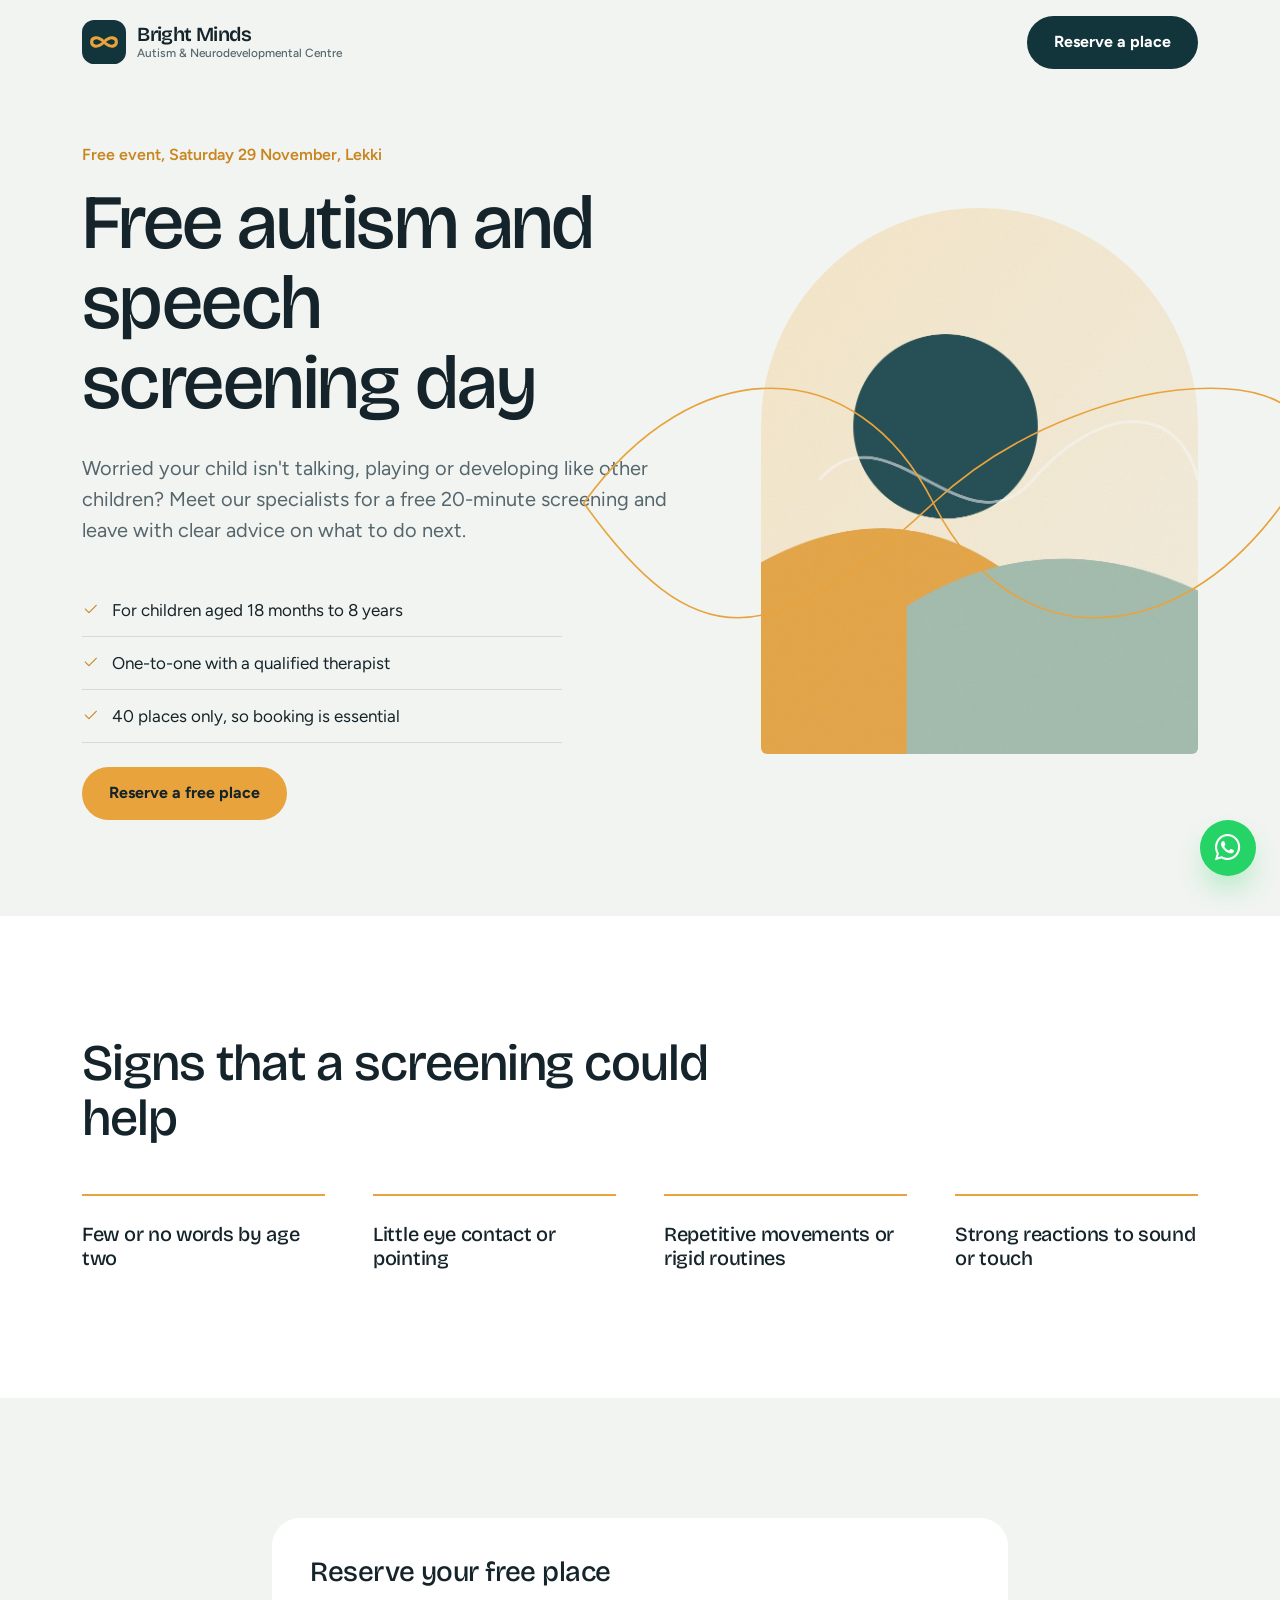
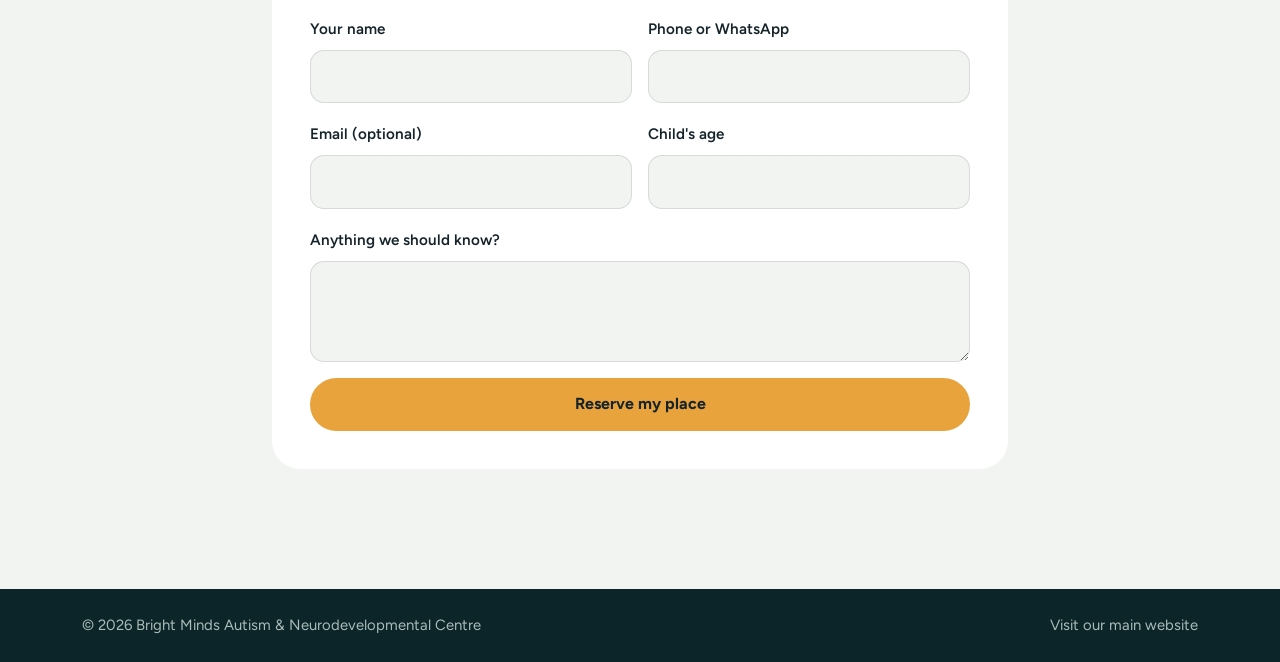
<file: landing-template.html>
<!DOCTYPE html>
<html lang="en">
<head>
  <meta charset="utf-8">
  <meta name="viewport" content="width=device-width, initial-scale=1">
  <title>Free screening day | Bright Minds Centre</title>
  <meta name="description" content="Free autism and speech screening for children aged 18 months to 8 years in Lekki, Lagos.">
  <meta property="og:title" content="Free screening day | Bright Minds Centre">
  <meta property="og:description" content="Free autism and speech screening for children aged 18 months to 8 years in Lekki, Lagos.">
  <meta property="og:image" content="images/hero.jpg">
  <link rel="icon" href="images/favicon.png">
  <link rel="preconnect" href="https://fonts.googleapis.com">
  <link rel="preconnect" href="https://fonts.gstatic.com" crossorigin>
  <link href="https://fonts.googleapis.com/css2?family=Bricolage+Grotesque:opsz,wght@12..96,400;12..96,500;12..96,600&family=Figtree:wght@400;500;600;700&display=swap" rel="stylesheet">
  <link href="vendor/bootstrap/bootstrap.min.css" rel="stylesheet">
  <link href="vendor/bootstrap-icons/bootstrap-icons.min.css" rel="stylesheet">
  <link href="css/style.css" rel="stylesheet">
</head>
<body>
<main>

<!-- ===== CAMPAIGN LANDING PAGE =====
     Copy this file for each advert or event (e.g. screening-day.html).
     It has no menu so visitors focus on one action. -->
<header class="site-header"><div class="container d-flex justify-content-between align-items-center py-3"><a class="brand" href="index.html"><svg viewBox="0 0 64 64" aria-hidden="true"><rect width="64" height="64" rx="18" fill="#12343b"/><path d="M14 32c0-6 8-10 18 0s18 6 18 0-8-10-18 0-18 6-18 0z" fill="none" stroke="#e8a33d" stroke-width="4.5" stroke-linecap="round"/></svg><span class="brand-name">Bright Minds<small>Autism &amp; Neurodevelopmental Centre</small></span></a><a href="#register" class="btn btn-ink">Reserve a place</a></div></header>
<section class="hero">
  <div class="container">
    <div class="row align-items-center g-5">
      <div class="col-lg-7">
        <span class="kicker">Free event, Saturday 29 November, Lekki</span>
        <h1>Free autism and speech screening day</h1>
        <p class="lede">Worried your child isn't talking, playing or developing like other children? Meet our specialists for a free 20-minute screening and leave with clear advice on what to do next.</p>
        <ul class="ticks mb-4" style="max-width:480px">
          <li><i class="bi bi-check2"></i>For children aged 18 months to 8 years</li>
          <li><i class="bi bi-check2"></i>One-to-one with a qualified therapist</li>
          <li><i class="bi bi-check2"></i>40 places only, so booking is essential</li>
        </ul>
        <a href="#register" class="btn btn-gold">Reserve a free place</a>
      </div>
      <div class="col-lg-5"><figure class="hero-figure mb-0"><svg class="loop" viewBox="0 0 1400 600" aria-hidden="true"><path d="M60 300 C 260 20, 560 20, 700 300 S 1140 580, 1340 300 S 1000 20, 700 300 S 260 580, 60 300"/></svg><img src="images/landing.jpg" alt="" width="900" height="1125"></figure></div>
    </div>
  </div>
</section>
<section class="wrap bg-paper">
  <div class="container">
    <h2 class="mb-5" style="max-width:20ch">Signs that a screening could help</h2>
    <div class="row g-5">
      <div class="col-sm-6 col-lg-3"><div class="voice"><h3 class="h5">Few or no words by age two</h3></div></div>
      <div class="col-sm-6 col-lg-3"><div class="voice"><h3 class="h5">Little eye contact or pointing</h3></div></div>
      <div class="col-sm-6 col-lg-3"><div class="voice"><h3 class="h5">Repetitive movements or rigid routines</h3></div></div>
      <div class="col-sm-6 col-lg-3"><div class="voice"><h3 class="h5">Strong reactions to sound or touch</h3></div></div>
    </div>
  </div>
</section>
<section class="wrap" id="register">
  <div class="container" style="max-width:760px">
    <div class="panel">
      <h2 class="h3 mb-4">Reserve your free place</h2>
      <form id="bookingForm">
        <input type="hidden" name="service" value="Free screening day">
        <div class="row g-3">
          <div class="col-md-6"><label class="form-label" for="l-name">Your name</label><input id="l-name" name="name" class="form-control" required></div>
          <div class="col-md-6"><label class="form-label" for="l-phone">Phone or WhatsApp</label><input id="l-phone" name="phone" type="tel" class="form-control" required></div>
          <div class="col-md-6"><label class="form-label" for="l-email">Email (optional)</label><input id="l-email" name="email" type="email" class="form-control"></div>
          <div class="col-md-6"><label class="form-label" for="l-age">Child's age</label><input id="l-age" name="age" class="form-control" required></div>
          <div class="col-12"><label class="form-label" for="l-msg">Anything we should know?</label><textarea id="l-msg" name="message" rows="3" class="form-control"></textarea></div>
          <div class="col-12"><button class="btn btn-gold w-100" type="submit">Reserve my place</button></div>
        </div>
      </form>
    </div>
  </div>
</section>
<footer class="site-footer py-4"><div class="container d-flex flex-wrap justify-content-between gap-2 small"><span>&copy; <span class="js-year"></span> Bright Minds Autism &amp; Neurodevelopmental Centre</span><a href="index.html">Visit our main website</a></div></footer>
<a href="#" class="wa-float js-wa" aria-label="Chat with us on WhatsApp"><i class="bi bi-whatsapp"></i></a>

</main>

<script src="vendor/bootstrap/bootstrap.bundle.min.js"></script>
<script src="js/main.js"></script>
</body>
</html>
</file>
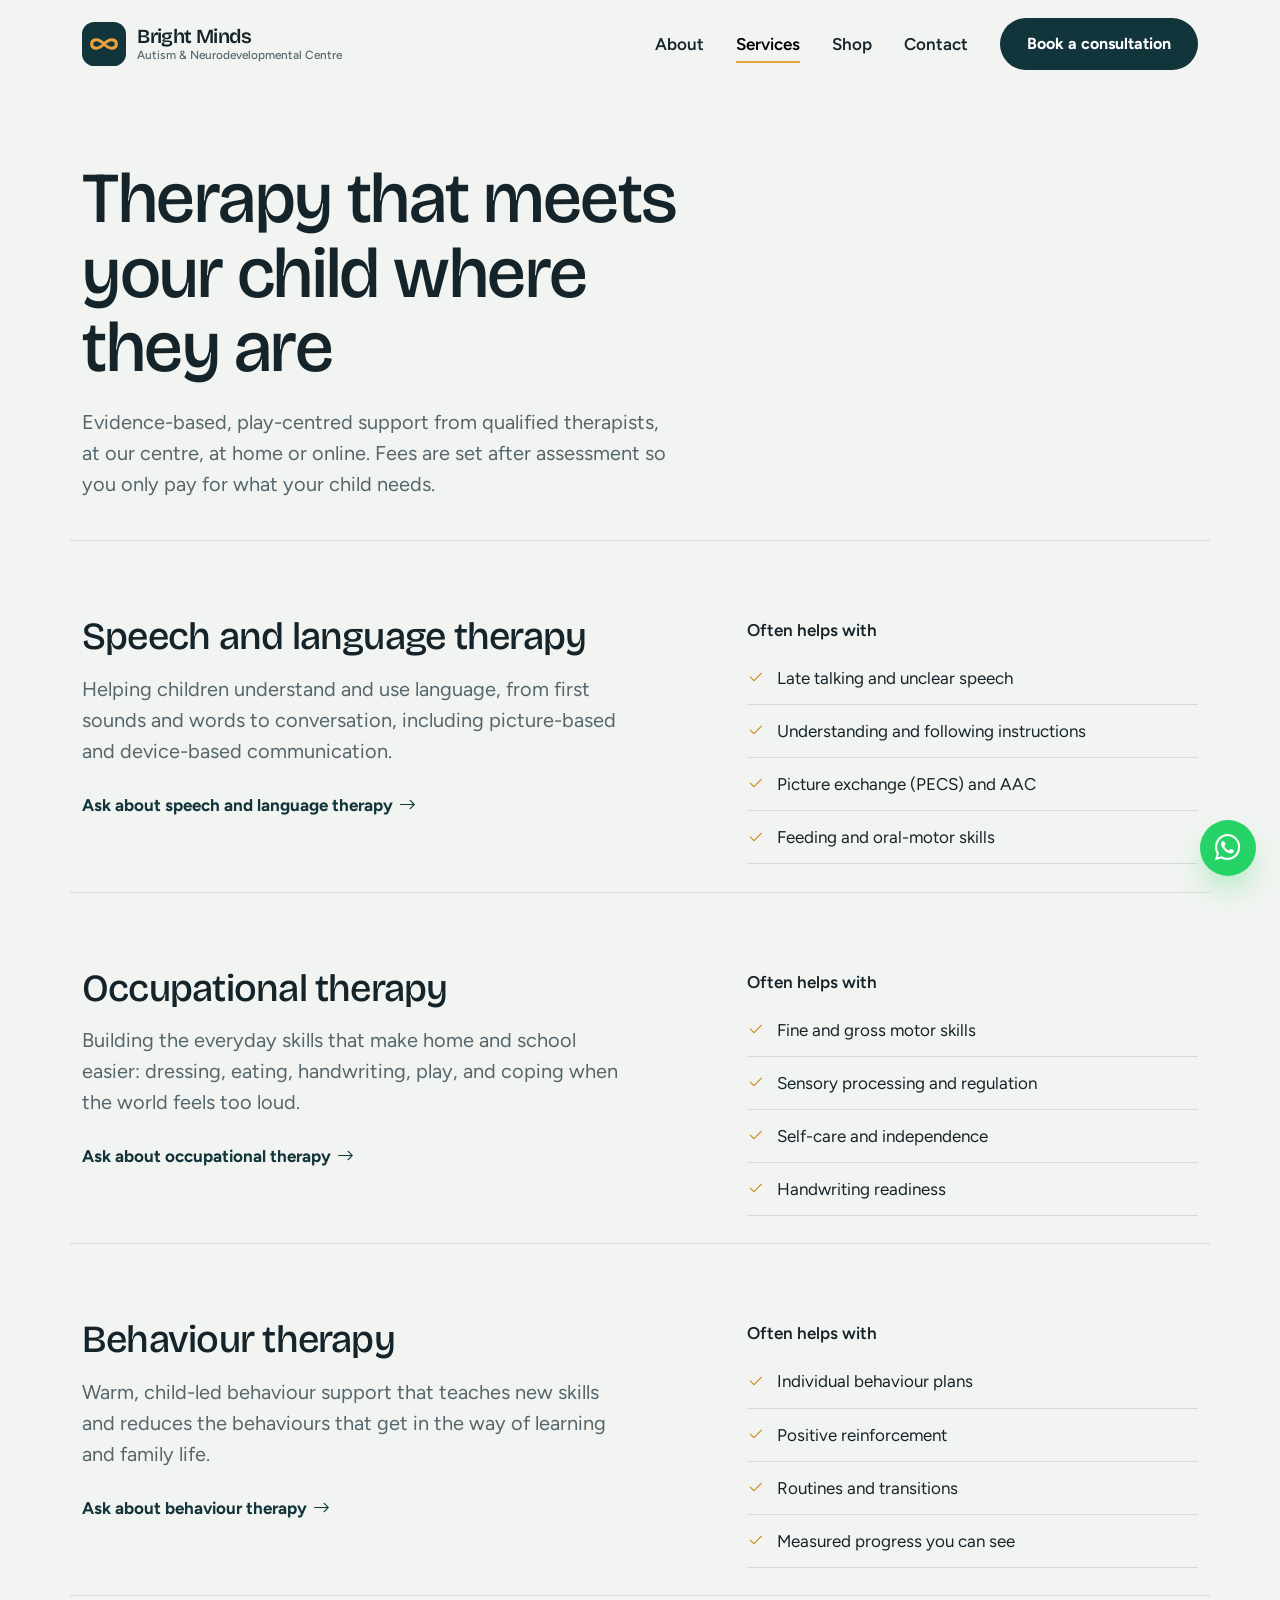
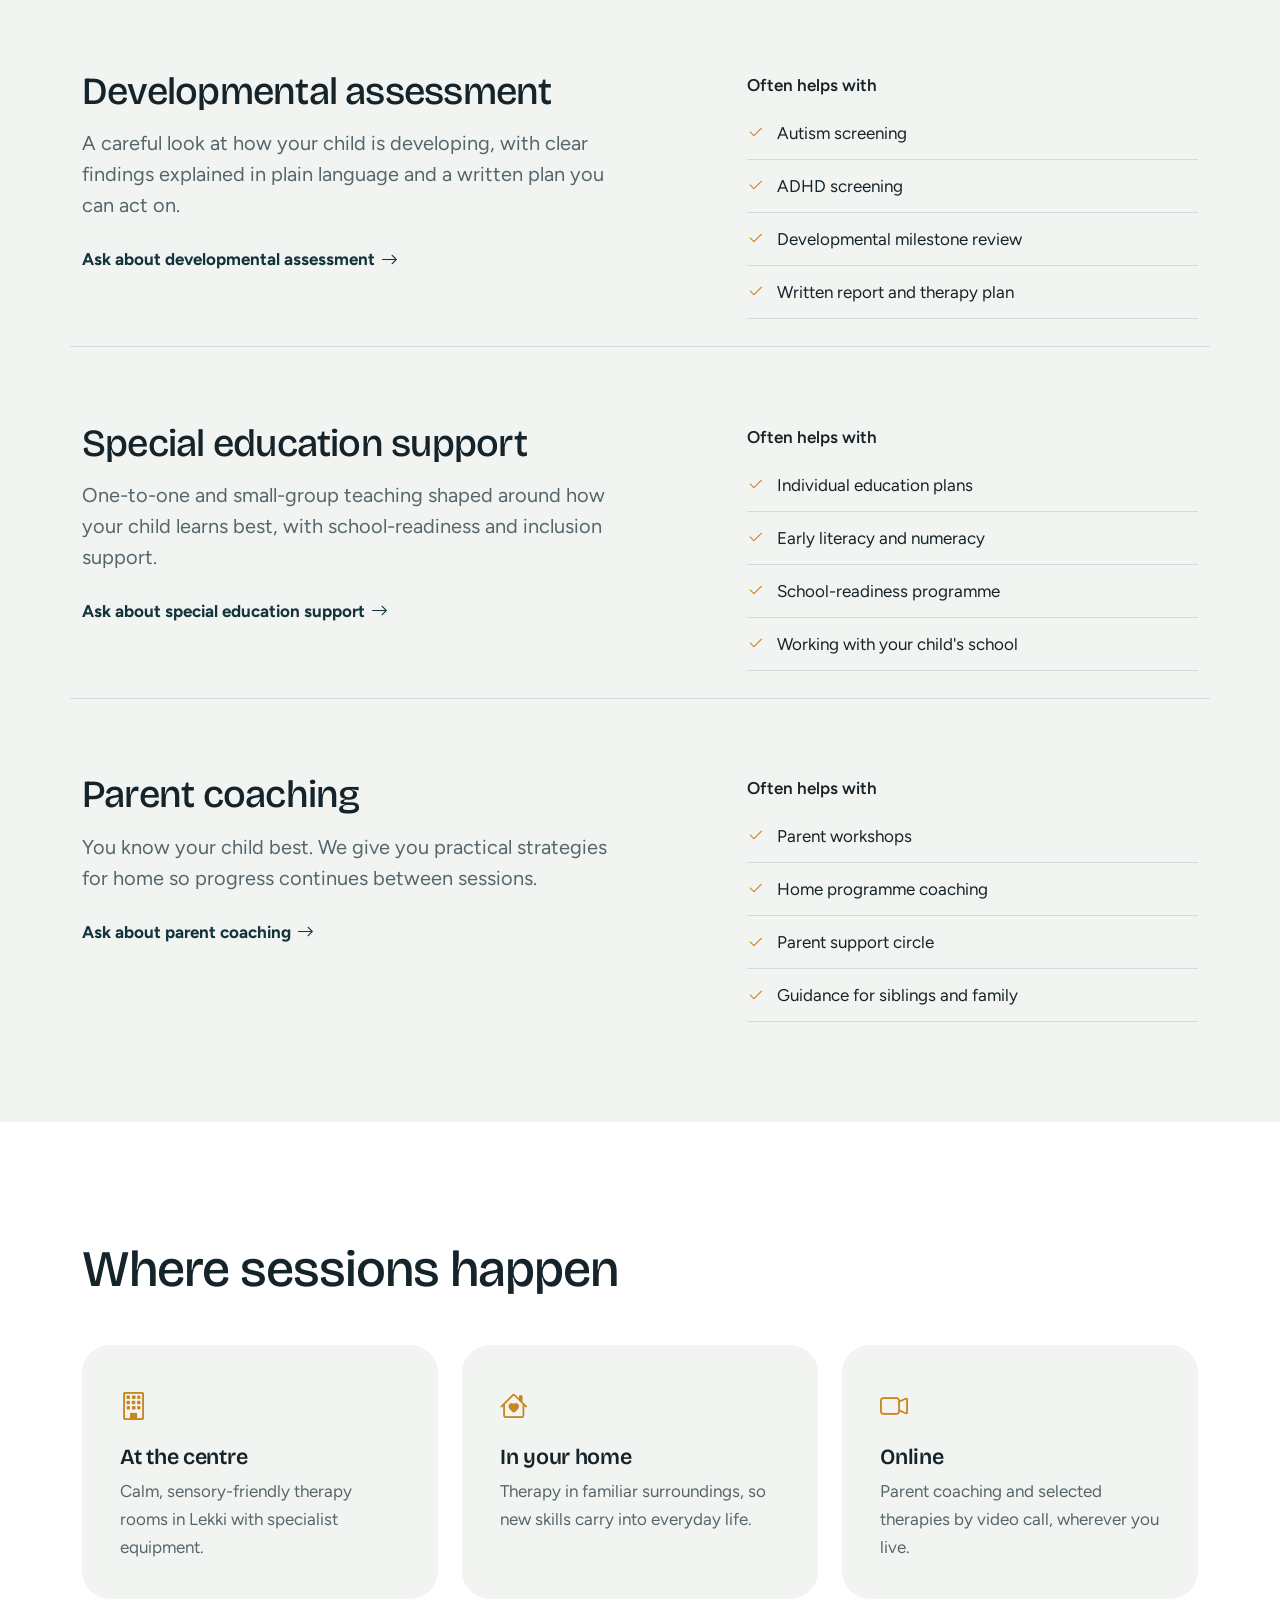
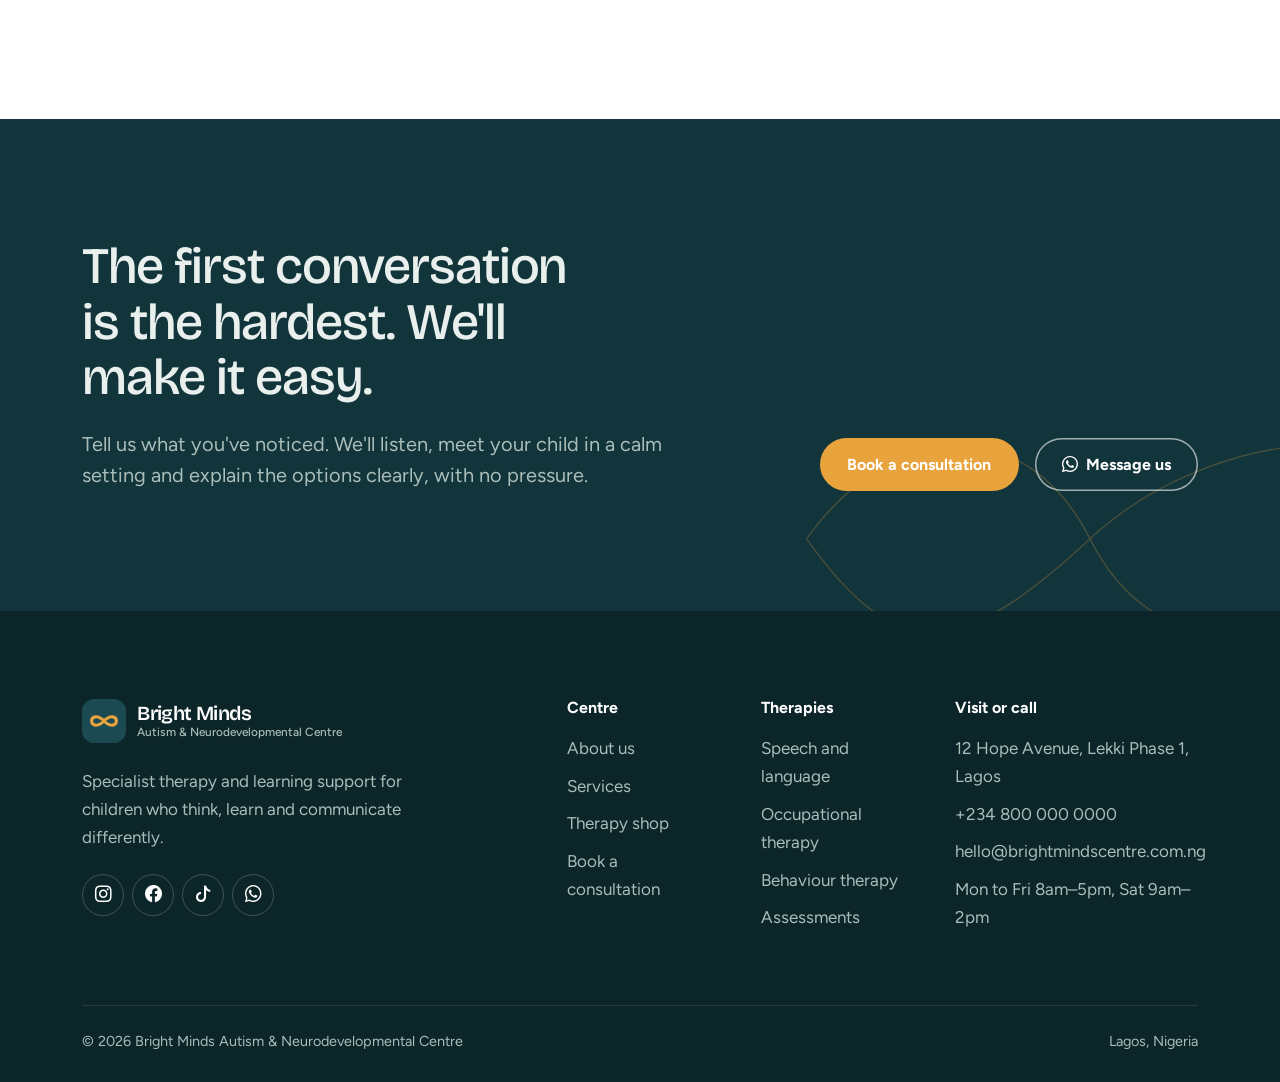
<file: services.html>
<!DOCTYPE html>
<html lang="en">
<head>
  <meta charset="utf-8">
  <meta name="viewport" content="width=device-width, initial-scale=1">
  <title>Services | Bright Minds Centre</title>
  <meta name="description" content="Speech and language therapy, occupational therapy, behaviour therapy, developmental assessment and special education support for children in Lagos.">
  <meta property="og:title" content="Services | Bright Minds Centre">
  <meta property="og:description" content="Speech and language therapy, occupational therapy, behaviour therapy, developmental assessment and special education support for children in Lagos.">
  <meta property="og:image" content="images/hero.jpg">
  <link rel="icon" href="images/favicon.png">
  <link rel="preconnect" href="https://fonts.googleapis.com">
  <link rel="preconnect" href="https://fonts.gstatic.com" crossorigin>
  <link href="https://fonts.googleapis.com/css2?family=Bricolage+Grotesque:opsz,wght@12..96,400;12..96,500;12..96,600&family=Figtree:wght@400;500;600;700&display=swap" rel="stylesheet">
  <link href="vendor/bootstrap/bootstrap.min.css" rel="stylesheet">
  <link href="vendor/bootstrap-icons/bootstrap-icons.min.css" rel="stylesheet">
  <link href="css/style.css" rel="stylesheet">
</head>
<body>
<!-- ===== HEADER ===== -->
<header class="site-header">
  <nav class="navbar navbar-expand-lg">
    <div class="container">
      <a class="brand" href="index.html"><svg viewBox="0 0 64 64" aria-hidden="true"><rect width="64" height="64" rx="18" fill="#12343b"/><path d="M14 32c0-6 8-10 18 0s18 6 18 0-8-10-18 0-18 6-18 0z" fill="none" stroke="#e8a33d" stroke-width="4.5" stroke-linecap="round"/></svg><span class="brand-name">Bright Minds<small>Autism &amp; Neurodevelopmental Centre</small></span></a>
      <button class="navbar-toggler" type="button" data-bs-toggle="collapse" data-bs-target="#mainNav" aria-controls="mainNav" aria-expanded="false" aria-label="Open menu"><i class="bi bi-list fs-2"></i></button>
      <div class="collapse navbar-collapse" id="mainNav">
        <ul class="navbar-nav ms-auto align-items-lg-center">
          <li class="nav-item"><a class="nav-link" href="about.html">About</a></li>
          <li class="nav-item"><a class="nav-link" href="services.html">Services</a></li>
          <li class="nav-item"><a class="nav-link" href="shop.html">Shop</a></li>
          <li class="nav-item"><a class="nav-link" href="contact.html">Contact</a></li>
          <li class="nav-item ms-lg-3 mt-2 mt-lg-0"><a class="btn btn-ink" href="contact.html">Book a consultation</a></li>
        </ul>
      </div>
    </div>
  </nav>
</header>
<main>

<section class="page-head">
  <div class="container">
    <h1>Therapy that meets your child where they are</h1>
    <p class="lede mb-0">Evidence-based, play-centred support from qualified therapists, at our centre, at home or online. Fees are set after assessment so you only pay for what your child needs.</p>
  </div>
</section>
<section class="pb-5">
  <div class="container">
    <div class="svc-detail row g-4" id="speech">
      <div class="col-lg-6"><h2>Speech and language therapy</h2><p class="lede mb-4">Helping children understand and use language, from first sounds and words to conversation, including picture-based and device-based communication.</p><a href="contact.html" class="link-arrow">Ask about speech and language therapy <i class="bi bi-arrow-right"></i></a></div>
      <div class="col-lg-5 offset-lg-1"><p class="fw-semibold mb-2">Often helps with</p><ul class="ticks"><li><i class="bi bi-check2"></i>Late talking and unclear speech</li><li><i class="bi bi-check2"></i>Understanding and following instructions</li><li><i class="bi bi-check2"></i>Picture exchange (PECS) and AAC</li><li><i class="bi bi-check2"></i>Feeding and oral-motor skills</li></ul></div>
    </div>
    <div class="svc-detail row g-4" id="ot">
      <div class="col-lg-6"><h2>Occupational therapy</h2><p class="lede mb-4">Building the everyday skills that make home and school easier: dressing, eating, handwriting, play, and coping when the world feels too loud.</p><a href="contact.html" class="link-arrow">Ask about occupational therapy <i class="bi bi-arrow-right"></i></a></div>
      <div class="col-lg-5 offset-lg-1"><p class="fw-semibold mb-2">Often helps with</p><ul class="ticks"><li><i class="bi bi-check2"></i>Fine and gross motor skills</li><li><i class="bi bi-check2"></i>Sensory processing and regulation</li><li><i class="bi bi-check2"></i>Self-care and independence</li><li><i class="bi bi-check2"></i>Handwriting readiness</li></ul></div>
    </div>
    <div class="svc-detail row g-4" id="aba">
      <div class="col-lg-6"><h2>Behaviour therapy</h2><p class="lede mb-4">Warm, child-led behaviour support that teaches new skills and reduces the behaviours that get in the way of learning and family life.</p><a href="contact.html" class="link-arrow">Ask about behaviour therapy <i class="bi bi-arrow-right"></i></a></div>
      <div class="col-lg-5 offset-lg-1"><p class="fw-semibold mb-2">Often helps with</p><ul class="ticks"><li><i class="bi bi-check2"></i>Individual behaviour plans</li><li><i class="bi bi-check2"></i>Positive reinforcement</li><li><i class="bi bi-check2"></i>Routines and transitions</li><li><i class="bi bi-check2"></i>Measured progress you can see</li></ul></div>
    </div>
    <div class="svc-detail row g-4" id="assessment">
      <div class="col-lg-6"><h2>Developmental assessment</h2><p class="lede mb-4">A careful look at how your child is developing, with clear findings explained in plain language and a written plan you can act on.</p><a href="contact.html" class="link-arrow">Ask about developmental assessment <i class="bi bi-arrow-right"></i></a></div>
      <div class="col-lg-5 offset-lg-1"><p class="fw-semibold mb-2">Often helps with</p><ul class="ticks"><li><i class="bi bi-check2"></i>Autism screening</li><li><i class="bi bi-check2"></i>ADHD screening</li><li><i class="bi bi-check2"></i>Developmental milestone review</li><li><i class="bi bi-check2"></i>Written report and therapy plan</li></ul></div>
    </div>
    <div class="svc-detail row g-4" id="education">
      <div class="col-lg-6"><h2>Special education support</h2><p class="lede mb-4">One-to-one and small-group teaching shaped around how your child learns best, with school-readiness and inclusion support.</p><a href="contact.html" class="link-arrow">Ask about special education support <i class="bi bi-arrow-right"></i></a></div>
      <div class="col-lg-5 offset-lg-1"><p class="fw-semibold mb-2">Often helps with</p><ul class="ticks"><li><i class="bi bi-check2"></i>Individual education plans</li><li><i class="bi bi-check2"></i>Early literacy and numeracy</li><li><i class="bi bi-check2"></i>School-readiness programme</li><li><i class="bi bi-check2"></i>Working with your child's school</li></ul></div>
    </div>
    <div class="svc-detail row g-4" id="parents">
      <div class="col-lg-6"><h2>Parent coaching</h2><p class="lede mb-4">You know your child best. We give you practical strategies for home so progress continues between sessions.</p><a href="contact.html" class="link-arrow">Ask about parent coaching <i class="bi bi-arrow-right"></i></a></div>
      <div class="col-lg-5 offset-lg-1"><p class="fw-semibold mb-2">Often helps with</p><ul class="ticks"><li><i class="bi bi-check2"></i>Parent workshops</li><li><i class="bi bi-check2"></i>Home programme coaching</li><li><i class="bi bi-check2"></i>Parent support circle</li><li><i class="bi bi-check2"></i>Guidance for siblings and family</li></ul></div>
    </div>
  </div>
</section>
<section class="wrap bg-paper">
  <div class="container">
    <h2 class="mb-5">Where sessions happen</h2>
    <div class="row g-4">
      <div class="col-md-4"><div class="panel" style="background:var(--mist)"><i class="bi bi-building fs-3" style="color:var(--marigold-deep)"></i><h3 class="mt-3">At the centre</h3><p class="muted mb-0">Calm, sensory-friendly therapy rooms in Lekki with specialist equipment.</p></div></div>
      <div class="col-md-4"><div class="panel" style="background:var(--mist)"><i class="bi bi-house-heart fs-3" style="color:var(--marigold-deep)"></i><h3 class="mt-3">In your home</h3><p class="muted mb-0">Therapy in familiar surroundings, so new skills carry into everyday life.</p></div></div>
      <div class="col-md-4"><div class="panel" style="background:var(--mist)"><i class="bi bi-camera-video fs-3" style="color:var(--marigold-deep)"></i><h3 class="mt-3">Online</h3><p class="muted mb-0">Parent coaching and selected therapies by video call, wherever you live.</p></div></div>
    </div>
  </div>
</section>

<!-- ===== CLOSING INVITATION ===== -->
<section class="wrap on-dark closing">
  <svg class="loop-quiet" viewBox="0 0 1400 600" aria-hidden="true"><path d="M60 300 C 260 20, 560 20, 700 300 S 1140 580, 1340 300 S 1000 20, 700 300 S 260 580, 60 300"/></svg>
  <div class="container position-relative">
    <div class="row align-items-end g-4">
      <div class="col-lg-7">
        <h2 class="mb-4">The first conversation is the hardest. We'll make it easy.</h2>
        <p class="lede mb-0">Tell us what you've noticed. We'll listen, meet your child in a calm setting and explain the options clearly, with no pressure.</p>
      </div>
      <div class="col-lg-5 d-flex flex-wrap gap-3 justify-content-lg-end">
        <a href="contact.html" class="btn btn-gold">Book a consultation</a>
        <a href="#" class="btn btn-line js-wa" data-msg="Hello, I would like to talk about support for my child."><i class="bi bi-whatsapp me-1"></i> Message us</a>
      </div>
    </div>
  </div>
</section>

</main>

<!-- ===== FOOTER ===== -->
<footer class="site-footer">
  <div class="container">
    <div class="row g-5">
      <div class="col-lg-4">
        <a class="brand" href="index.html"><svg viewBox="0 0 64 64" aria-hidden="true"><rect width="64" height="64" rx="18" fill="#1c4a52"/><path d="M14 32c0-6 8-10 18 0s18 6 18 0-8-10-18 0-18 6-18 0z" fill="none" stroke="#e8a33d" stroke-width="4.5" stroke-linecap="round"/></svg><span class="brand-name">Bright Minds<small>Autism &amp; Neurodevelopmental Centre</small></span></a>
        <p class="mt-4">Specialist therapy and learning support for children who think, learn and communicate differently.</p>
        <div class="social">
          <a href="#" aria-label="Instagram"><i class="bi bi-instagram"></i></a>
          <a href="#" aria-label="Facebook"><i class="bi bi-facebook"></i></a>
          <a href="#" aria-label="TikTok"><i class="bi bi-tiktok"></i></a>
          <a href="#" class="js-wa" aria-label="WhatsApp"><i class="bi bi-whatsapp"></i></a>
        </div>
      </div>
      <div class="col-6 col-lg-2 offset-lg-1">
        <h4>Centre</h4>
        <ul><li><a href="about.html">About us</a></li><li><a href="services.html">Services</a></li><li><a href="shop.html">Therapy shop</a></li><li><a href="contact.html">Book a consultation</a></li></ul>
      </div>
      <div class="col-6 col-lg-2">
        <h4>Therapies</h4>
        <ul><li><a href="services.html#speech">Speech and language</a></li><li><a href="services.html#ot">Occupational therapy</a></li><li><a href="services.html#aba">Behaviour therapy</a></li><li><a href="services.html#assessment">Assessments</a></li></ul>
      </div>
      <div class="col-lg-3">
        <h4>Visit or call</h4>
        <ul>
          <li>12 Hope Avenue, Lekki Phase 1, Lagos</li>
          <li><a href="tel:+2348000000000">+234 800 000 0000</a></li>
          <li><a href="mailto:hello@brightmindscentre.com.ng">hello@brightmindscentre.com.ng</a></li>
          <li>Mon to Fri 8am–5pm, Sat 9am–2pm</li>
        </ul>
      </div>
    </div>
    <div class="footer-base">
      <span>&copy; <span class="js-year"></span> Bright Minds Autism &amp; Neurodevelopmental Centre</span>
      <span>Lagos, Nigeria</span>
    </div>
  </div>
</footer>

<a href="#" class="wa-float js-wa" data-msg="Hello, I found you on your website and would like to make an enquiry." aria-label="Chat with us on WhatsApp"><i class="bi bi-whatsapp"></i></a>

<script src="vendor/bootstrap/bootstrap.bundle.min.js"></script>
<script src="js/main.js"></script>
</body>
</html>
</file>
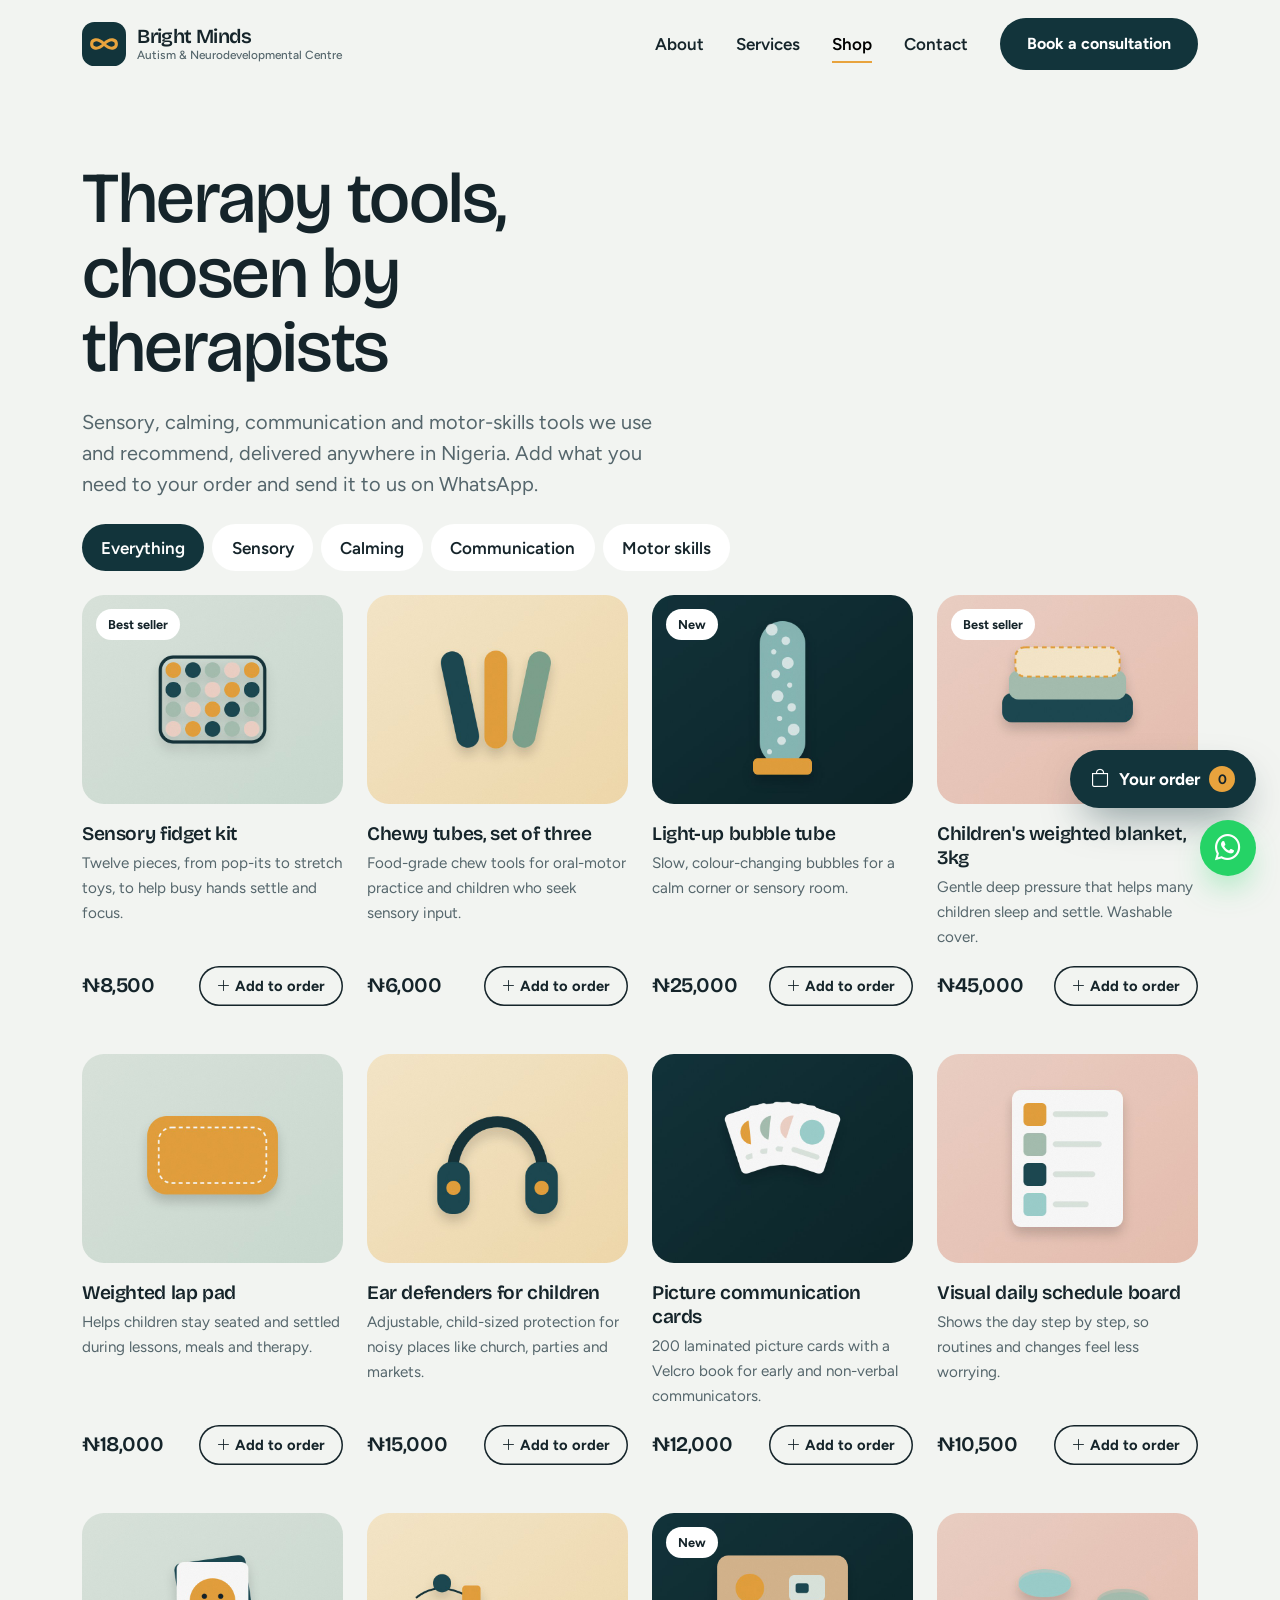
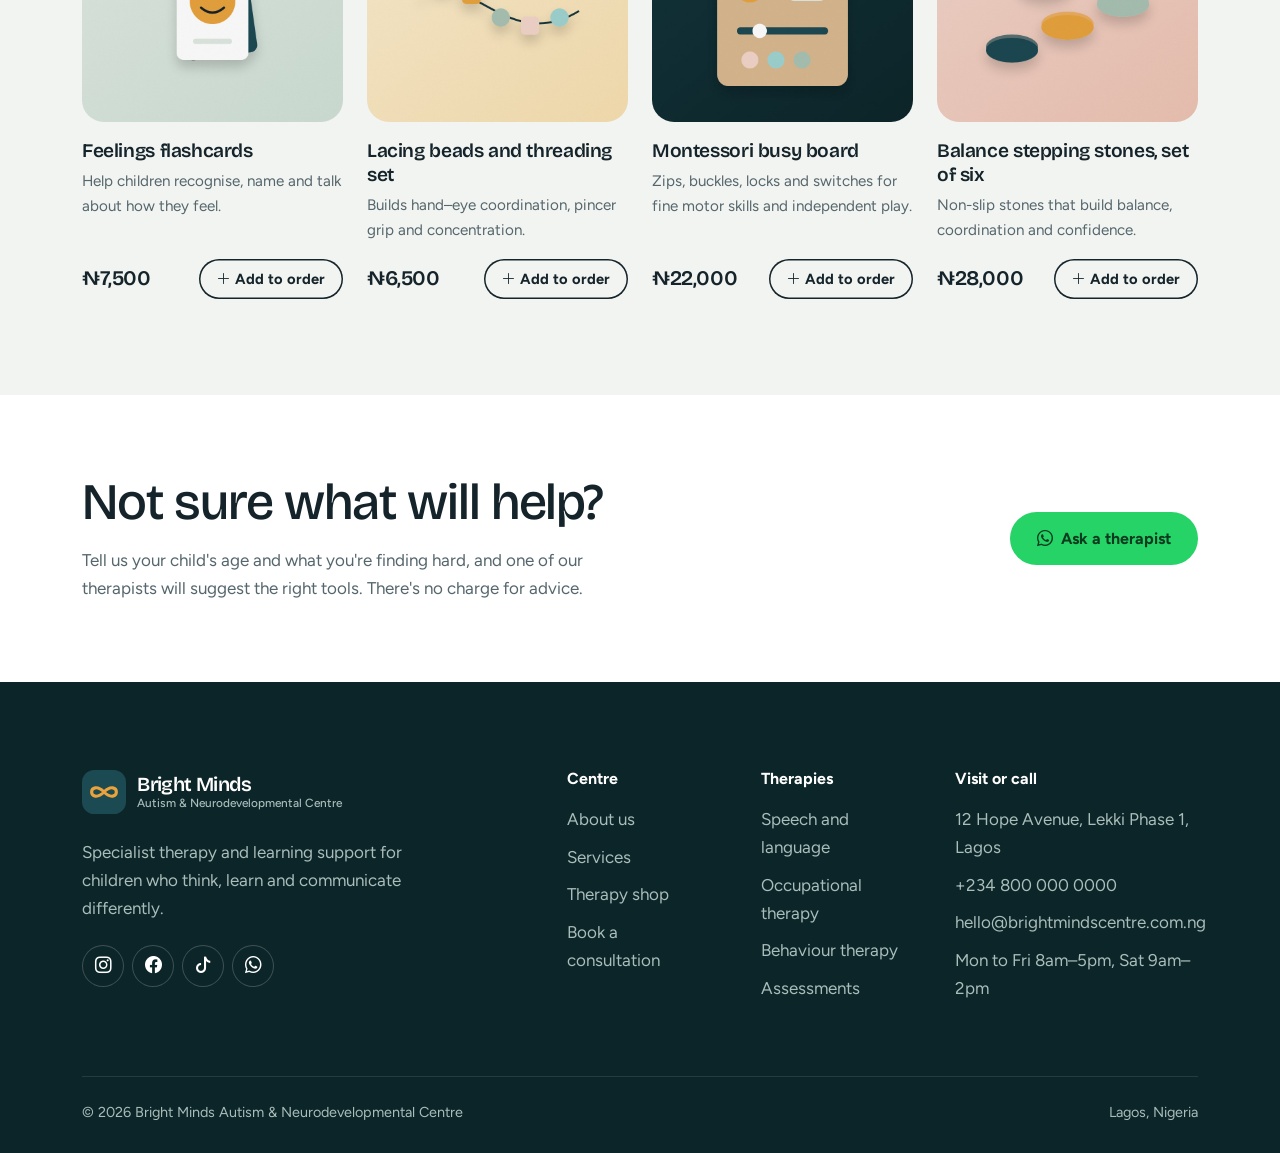
<file: shop.html>
<!DOCTYPE html>
<html lang="en">
<head>
  <meta charset="utf-8">
  <meta name="viewport" content="width=device-width, initial-scale=1">
  <title>Therapy shop | Bright Minds Centre</title>
  <meta name="description" content="Weighted blankets, PECS cards, visual schedules, sensory toys and therapy materials delivered across Nigeria.">
  <meta property="og:title" content="Therapy shop | Bright Minds Centre">
  <meta property="og:description" content="Weighted blankets, PECS cards, visual schedules, sensory toys and therapy materials delivered across Nigeria.">
  <meta property="og:image" content="images/hero.jpg">
  <link rel="icon" href="images/favicon.png">
  <link rel="preconnect" href="https://fonts.googleapis.com">
  <link rel="preconnect" href="https://fonts.gstatic.com" crossorigin>
  <link href="https://fonts.googleapis.com/css2?family=Bricolage+Grotesque:opsz,wght@12..96,400;12..96,500;12..96,600&family=Figtree:wght@400;500;600;700&display=swap" rel="stylesheet">
  <link href="vendor/bootstrap/bootstrap.min.css" rel="stylesheet">
  <link href="vendor/bootstrap-icons/bootstrap-icons.min.css" rel="stylesheet">
  <link href="css/style.css" rel="stylesheet">
</head>
<body data-page="shop">
<!-- ===== HEADER ===== -->
<header class="site-header">
  <nav class="navbar navbar-expand-lg">
    <div class="container">
      <a class="brand" href="index.html"><svg viewBox="0 0 64 64" aria-hidden="true"><rect width="64" height="64" rx="18" fill="#12343b"/><path d="M14 32c0-6 8-10 18 0s18 6 18 0-8-10-18 0-18 6-18 0z" fill="none" stroke="#e8a33d" stroke-width="4.5" stroke-linecap="round"/></svg><span class="brand-name">Bright Minds<small>Autism &amp; Neurodevelopmental Centre</small></span></a>
      <button class="navbar-toggler" type="button" data-bs-toggle="collapse" data-bs-target="#mainNav" aria-controls="mainNav" aria-expanded="false" aria-label="Open menu"><i class="bi bi-list fs-2"></i></button>
      <div class="collapse navbar-collapse" id="mainNav">
        <ul class="navbar-nav ms-auto align-items-lg-center">
          <li class="nav-item"><a class="nav-link" href="about.html">About</a></li>
          <li class="nav-item"><a class="nav-link" href="services.html">Services</a></li>
          <li class="nav-item"><a class="nav-link" href="shop.html">Shop</a></li>
          <li class="nav-item"><a class="nav-link" href="contact.html">Contact</a></li>
          <li class="nav-item ms-lg-3 mt-2 mt-lg-0"><a class="btn btn-ink" href="contact.html">Book a consultation</a></li>
        </ul>
      </div>
    </div>
  </nav>
</header>
<main>

<section class="page-head pb-4">
  <div class="container">
    <h1>Therapy tools, chosen by therapists</h1>
    <p class="lede">Sensory, calming, communication and motor-skills tools we use and recommend, delivered anywhere in Nigeria. Add what you need to your order and send it to us on WhatsApp.</p>
    <div class="filters mt-4" role="group" aria-label="Filter products"><button type="button" class="filter-btn active" data-filter="all">Everything</button><button type="button" class="filter-btn" data-filter="sensory">Sensory</button><button type="button" class="filter-btn" data-filter="calming">Calming</button><button type="button" class="filter-btn" data-filter="communication">Communication</button><button type="button" class="filter-btn" data-filter="motor">Motor skills</button></div>
  </div>
</section>
<section class="pb-5 mb-5">
  <div class="container">
    <div class="row g-4 gy-5">
      <div class="col-sm-6 col-lg-3" data-category="sensory">
        <article class="product-card" data-price="8500">
          <div class="ph"><span class="badge-note">Best seller</span><img src="images/product-fidget-kit.jpg" alt="Sensory fidget kit" loading="lazy" width="800" height="640"></div>
          <h3>Sensory fidget kit</h3>
          <p class="desc">Twelve pieces, from pop-its to stretch toys, to help busy hands settle and focus.</p>
          <div class="buy"><span class="price">&#8358;8,500</span><button class="btn btn-line btn-sm js-add" type="button"><i class="bi bi-plus-lg"></i> Add to order</button></div>
        </article>
      </div>
      <div class="col-sm-6 col-lg-3" data-category="sensory">
        <article class="product-card" data-price="6000">
          <div class="ph"><img src="images/product-chewy-tubes.jpg" alt="Chewy tubes, set of three" loading="lazy" width="800" height="640"></div>
          <h3>Chewy tubes, set of three</h3>
          <p class="desc">Food-grade chew tools for oral-motor practice and children who seek sensory input.</p>
          <div class="buy"><span class="price">&#8358;6,000</span><button class="btn btn-line btn-sm js-add" type="button"><i class="bi bi-plus-lg"></i> Add to order</button></div>
        </article>
      </div>
      <div class="col-sm-6 col-lg-3" data-category="calming">
        <article class="product-card" data-price="25000">
          <div class="ph"><span class="badge-note">New</span><img src="images/product-sensory-tube.jpg" alt="Light-up bubble tube" loading="lazy" width="800" height="640"></div>
          <h3>Light-up bubble tube</h3>
          <p class="desc">Slow, colour-changing bubbles for a calm corner or sensory room.</p>
          <div class="buy"><span class="price">&#8358;25,000</span><button class="btn btn-line btn-sm js-add" type="button"><i class="bi bi-plus-lg"></i> Add to order</button></div>
        </article>
      </div>
      <div class="col-sm-6 col-lg-3" data-category="calming">
        <article class="product-card" data-price="45000">
          <div class="ph"><span class="badge-note">Best seller</span><img src="images/product-weighted-blanket.jpg" alt="Children's weighted blanket, 3kg" loading="lazy" width="800" height="640"></div>
          <h3>Children's weighted blanket, 3kg</h3>
          <p class="desc">Gentle deep pressure that helps many children sleep and settle. Washable cover.</p>
          <div class="buy"><span class="price">&#8358;45,000</span><button class="btn btn-line btn-sm js-add" type="button"><i class="bi bi-plus-lg"></i> Add to order</button></div>
        </article>
      </div>
      <div class="col-sm-6 col-lg-3" data-category="calming">
        <article class="product-card" data-price="18000">
          <div class="ph"><img src="images/product-lap-pad.jpg" alt="Weighted lap pad" loading="lazy" width="800" height="640"></div>
          <h3>Weighted lap pad</h3>
          <p class="desc">Helps children stay seated and settled during lessons, meals and therapy.</p>
          <div class="buy"><span class="price">&#8358;18,000</span><button class="btn btn-line btn-sm js-add" type="button"><i class="bi bi-plus-lg"></i> Add to order</button></div>
        </article>
      </div>
      <div class="col-sm-6 col-lg-3" data-category="sensory">
        <article class="product-card" data-price="15000">
          <div class="ph"><img src="images/product-ear-defenders.jpg" alt="Ear defenders for children" loading="lazy" width="800" height="640"></div>
          <h3>Ear defenders for children</h3>
          <p class="desc">Adjustable, child-sized protection for noisy places like church, parties and markets.</p>
          <div class="buy"><span class="price">&#8358;15,000</span><button class="btn btn-line btn-sm js-add" type="button"><i class="bi bi-plus-lg"></i> Add to order</button></div>
        </article>
      </div>
      <div class="col-sm-6 col-lg-3" data-category="communication">
        <article class="product-card" data-price="12000">
          <div class="ph"><img src="images/product-pecs-cards.jpg" alt="Picture communication cards" loading="lazy" width="800" height="640"></div>
          <h3>Picture communication cards</h3>
          <p class="desc">200 laminated picture cards with a Velcro book for early and non-verbal communicators.</p>
          <div class="buy"><span class="price">&#8358;12,000</span><button class="btn btn-line btn-sm js-add" type="button"><i class="bi bi-plus-lg"></i> Add to order</button></div>
        </article>
      </div>
      <div class="col-sm-6 col-lg-3" data-category="communication">
        <article class="product-card" data-price="10500">
          <div class="ph"><img src="images/product-visual-schedule.jpg" alt="Visual daily schedule board" loading="lazy" width="800" height="640"></div>
          <h3>Visual daily schedule board</h3>
          <p class="desc">Shows the day step by step, so routines and changes feel less worrying.</p>
          <div class="buy"><span class="price">&#8358;10,500</span><button class="btn btn-line btn-sm js-add" type="button"><i class="bi bi-plus-lg"></i> Add to order</button></div>
        </article>
      </div>
      <div class="col-sm-6 col-lg-3" data-category="communication">
        <article class="product-card" data-price="7500">
          <div class="ph"><img src="images/product-emotion-cards.jpg" alt="Feelings flashcards" loading="lazy" width="800" height="640"></div>
          <h3>Feelings flashcards</h3>
          <p class="desc">Help children recognise, name and talk about how they feel.</p>
          <div class="buy"><span class="price">&#8358;7,500</span><button class="btn btn-line btn-sm js-add" type="button"><i class="bi bi-plus-lg"></i> Add to order</button></div>
        </article>
      </div>
      <div class="col-sm-6 col-lg-3" data-category="motor">
        <article class="product-card" data-price="6500">
          <div class="ph"><img src="images/product-lacing-beads.jpg" alt="Lacing beads and threading set" loading="lazy" width="800" height="640"></div>
          <h3>Lacing beads and threading set</h3>
          <p class="desc">Builds hand–eye coordination, pincer grip and concentration.</p>
          <div class="buy"><span class="price">&#8358;6,500</span><button class="btn btn-line btn-sm js-add" type="button"><i class="bi bi-plus-lg"></i> Add to order</button></div>
        </article>
      </div>
      <div class="col-sm-6 col-lg-3" data-category="motor">
        <article class="product-card" data-price="22000">
          <div class="ph"><span class="badge-note">New</span><img src="images/product-busy-board.jpg" alt="Montessori busy board" loading="lazy" width="800" height="640"></div>
          <h3>Montessori busy board</h3>
          <p class="desc">Zips, buckles, locks and switches for fine motor skills and independent play.</p>
          <div class="buy"><span class="price">&#8358;22,000</span><button class="btn btn-line btn-sm js-add" type="button"><i class="bi bi-plus-lg"></i> Add to order</button></div>
        </article>
      </div>
      <div class="col-sm-6 col-lg-3" data-category="motor">
        <article class="product-card" data-price="28000">
          <div class="ph"><img src="images/product-stepping-stones.jpg" alt="Balance stepping stones, set of six" loading="lazy" width="800" height="640"></div>
          <h3>Balance stepping stones, set of six</h3>
          <p class="desc">Non-slip stones that build balance, coordination and confidence.</p>
          <div class="buy"><span class="price">&#8358;28,000</span><button class="btn btn-line btn-sm js-add" type="button"><i class="bi bi-plus-lg"></i> Add to order</button></div>
        </article>
      </div>
    </div>
  </div>
</section>
<section class="wrap-sm bg-paper">
  <div class="container">
    <div class="row g-4 align-items-center">
      <div class="col-lg-6"><h2 class="mb-3">Not sure what will help?</h2><p class="muted mb-0">Tell us your child's age and what you're finding hard, and one of our therapists will suggest the right tools. There's no charge for advice.</p></div>
      <div class="col-lg-6 text-lg-end"><a href="#" class="btn btn-wa js-wa" data-msg="Hello, I'd like advice on which therapy products would help my child."><i class="bi bi-whatsapp me-1"></i> Ask a therapist</a></div>
    </div>
  </div>
</section>

<!-- ===== ORDER LIST (sent to the centre on WhatsApp) ===== -->
<button class="cart-fab" type="button" data-bs-toggle="offcanvas" data-bs-target="#cartPanel" aria-label="View your order"><i class="bi bi-bag"></i> Your order <span class="cart-count">0</span></button>
<div class="offcanvas offcanvas-end" tabindex="-1" id="cartPanel" aria-labelledby="cartTitle">
  <div class="offcanvas-header px-4 pt-4"><h2 class="offcanvas-title" id="cartTitle">Your order</h2><button type="button" class="btn-close" data-bs-dismiss="offcanvas" aria-label="Close"></button></div>
  <div class="offcanvas-body d-flex flex-column px-4">
    <div id="cartItems" class="flex-grow-1"></div>
    <div class="d-flex justify-content-between align-items-baseline py-3"><span class="fw-semibold">Total</span><span id="cartTotal" class="price">&#8358;0</span></div>
    <button id="cartCheckout" class="btn btn-wa w-100" type="button"><i class="bi bi-whatsapp me-1"></i> Send order on WhatsApp</button>
    <p class="small muted mt-3 mb-0">We'll reply to confirm stock, delivery cost to your area and how to pay.</p>
  </div>
</div>

</main>

<!-- ===== FOOTER ===== -->
<footer class="site-footer">
  <div class="container">
    <div class="row g-5">
      <div class="col-lg-4">
        <a class="brand" href="index.html"><svg viewBox="0 0 64 64" aria-hidden="true"><rect width="64" height="64" rx="18" fill="#1c4a52"/><path d="M14 32c0-6 8-10 18 0s18 6 18 0-8-10-18 0-18 6-18 0z" fill="none" stroke="#e8a33d" stroke-width="4.5" stroke-linecap="round"/></svg><span class="brand-name">Bright Minds<small>Autism &amp; Neurodevelopmental Centre</small></span></a>
        <p class="mt-4">Specialist therapy and learning support for children who think, learn and communicate differently.</p>
        <div class="social">
          <a href="#" aria-label="Instagram"><i class="bi bi-instagram"></i></a>
          <a href="#" aria-label="Facebook"><i class="bi bi-facebook"></i></a>
          <a href="#" aria-label="TikTok"><i class="bi bi-tiktok"></i></a>
          <a href="#" class="js-wa" aria-label="WhatsApp"><i class="bi bi-whatsapp"></i></a>
        </div>
      </div>
      <div class="col-6 col-lg-2 offset-lg-1">
        <h4>Centre</h4>
        <ul><li><a href="about.html">About us</a></li><li><a href="services.html">Services</a></li><li><a href="shop.html">Therapy shop</a></li><li><a href="contact.html">Book a consultation</a></li></ul>
      </div>
      <div class="col-6 col-lg-2">
        <h4>Therapies</h4>
        <ul><li><a href="services.html#speech">Speech and language</a></li><li><a href="services.html#ot">Occupational therapy</a></li><li><a href="services.html#aba">Behaviour therapy</a></li><li><a href="services.html#assessment">Assessments</a></li></ul>
      </div>
      <div class="col-lg-3">
        <h4>Visit or call</h4>
        <ul>
          <li>12 Hope Avenue, Lekki Phase 1, Lagos</li>
          <li><a href="tel:+2348000000000">+234 800 000 0000</a></li>
          <li><a href="mailto:hello@brightmindscentre.com.ng">hello@brightmindscentre.com.ng</a></li>
          <li>Mon to Fri 8am–5pm, Sat 9am–2pm</li>
        </ul>
      </div>
    </div>
    <div class="footer-base">
      <span>&copy; <span class="js-year"></span> Bright Minds Autism &amp; Neurodevelopmental Centre</span>
      <span>Lagos, Nigeria</span>
    </div>
  </div>
</footer>

<a href="#" class="wa-float js-wa" data-msg="Hello, I found you on your website and would like to make an enquiry." aria-label="Chat with us on WhatsApp"><i class="bi bi-whatsapp"></i></a>

<script src="vendor/bootstrap/bootstrap.bundle.min.js"></script>
<script src="js/main.js"></script>
</body>
</html>
</file>
<file: css/style.css>
/* =========================================================
   Bright Minds Centre — stylesheet
   Brand colours and fonts are set here; change them once and
   the whole site updates.
   ========================================================= */
:root {
  --lagoon: #12343b;      /* deep lagoon – main brand colour   */
  --lagoon-2: #1c4a52;
  --lagoon-3: #0c2529;
  --mist: #f2f4f1;        /* cool off-white page background    */
  --paper: #ffffff;
  --sage: #a9c2b3;
  --sage-soft: #dfe9e2;
  --marigold: #e8a33d;    /* warm accent – buttons, highlights */
  --marigold-deep: #c9851f;
  --marigold-soft: #fbeccd;
  --blush: #f2d5c9;
  --ink: #15242a;         /* text                              */
  --muted: #55666c;
  --line: rgba(21, 36, 42, .12);
  --display: "Bricolage Grotesque", "Helvetica Neue", Arial, sans-serif;
  --body: "Figtree", "Helvetica Neue", Arial, sans-serif;
  --arch: 999px 999px 28px 28px;   /* signature arch image frame */
}

/* ---------- Base ---------- */
html, body { overflow-x: clip; }
body {
  font-family: var(--body);
  font-size: 1.0625rem;
  line-height: 1.65;
  color: var(--ink);
  background: var(--mist);
  -webkit-font-smoothing: antialiased;
}
h1, h2, h3, h4 {
  font-family: var(--display);
  font-weight: 600;
  letter-spacing: -0.015em;
  line-height: 1.08;
  color: inherit;
}
h1 { font-size: clamp(2.75rem, 6vw, 5.2rem); font-weight: 500; letter-spacing: -0.02em; line-height: 1.04; }
h2 { font-size: clamp(2rem, 4vw, 3.4rem); font-weight: 500; letter-spacing: -0.02em; }
h3 { font-size: 1.45rem; }
p { max-width: 62ch; }
a { color: var(--lagoon); text-underline-offset: 3px; }
a:hover { color: var(--marigold-deep); }
img { max-width: 100%; height: auto; display: block; }
::selection { background: var(--marigold-soft); }
:focus-visible { outline: 3px solid var(--marigold); outline-offset: 3px; border-radius: 6px; }

.muted { color: var(--muted); }
.lede { font-size: 1.25rem; line-height: 1.55; color: var(--muted); max-width: 46ch; }
.kicker { font-family: var(--body); font-weight: 600; font-size: 1rem; color: var(--marigold-deep); margin-bottom: 1rem; display: block; }
.on-dark .kicker { color: var(--marigold); }

.wrap { padding: 120px 0; }
.wrap-sm { padding: 80px 0; }
@media (max-width: 767px) { .wrap { padding: 80px 0; } .wrap-sm { padding: 56px 0; } }

.on-dark { background: var(--lagoon); color: #e8efec; }
.on-dark .muted, .on-dark .lede { color: #a9bdb9; }
.on-dark a { color: #fff; }
.bg-paper { background: var(--paper); }
.bg-sage { background: var(--sage-soft); }

/* ---------- Buttons ---------- */
.btn { font-family: var(--body); font-weight: 700; border-radius: 999px; padding: .9rem 1.7rem; font-size: 1rem; border: 0; transition: background-color .2s, color .2s, transform .2s; }
.btn:active { transform: scale(.98); }
.btn-gold { background: var(--marigold); color: var(--ink); }
.btn-gold:hover { background: var(--marigold-deep); color: var(--ink); }
.btn-ink { background: var(--lagoon); color: #fff; }
.btn-ink:hover { background: var(--lagoon-2); color: #fff; }
.btn-line { background: transparent; color: var(--ink); box-shadow: inset 0 0 0 1.5px var(--ink); }
.btn-line:hover { background: var(--ink); color: #fff; }
.on-dark .btn-line { color: #fff; box-shadow: inset 0 0 0 1.5px rgba(255,255,255,.6); }
.on-dark .btn-line:hover { background: #fff; color: var(--ink); }
.btn-wa { background: #25d366; color: #0b3b1f; }
.btn-wa:hover { background: #1fbd5a; color: #0b3b1f; }
.btn-sm { padding: .55rem 1.1rem; font-size: .92rem; }
.link-arrow { font-weight: 700; text-decoration: none; display: inline-flex; align-items: center; gap: .4rem; }
.link-arrow i { transition: transform .2s; }
.link-arrow:hover i { transform: translateX(4px); }

/* ---------- Header ---------- */
.site-header { position: sticky; top: 0; z-index: 1030; background: rgba(242, 244, 241, .88); backdrop-filter: saturate(1.4) blur(12px); border-bottom: 1px solid transparent; }
.site-header.scrolled { border-bottom-color: var(--line); }
.site-header .navbar { padding: 1.1rem 0; }
.brand { display: flex; align-items: center; gap: .7rem; text-decoration: none; color: var(--ink); }
.brand:hover { color: var(--ink); }
.brand svg { width: 44px; height: 44px; flex-shrink: 0; }
.brand-name { font-family: var(--display); font-weight: 600; font-size: 1.25rem; letter-spacing: -0.03em; line-height: 1; }
.brand-name small { display: block; font-family: var(--body); font-weight: 500; font-size: .74rem; letter-spacing: 0; color: var(--muted); margin-top: 4px; }
.site-header .nav-link { color: var(--ink); font-weight: 600; padding: .5rem 1rem !important; position: relative; }
.site-header .nav-link::after { content: ""; position: absolute; left: 1rem; right: 1rem; bottom: .2rem; height: 2px; background: var(--marigold); transform: scaleX(0); transform-origin: left; transition: transform .25s; }
.site-header .nav-link:hover::after, .site-header .nav-link.active::after { transform: scaleX(1); }
.navbar-toggler { border: 0; padding: .4rem; }
.navbar-toggler:focus { box-shadow: none; }
@media (max-width: 991px) {
  .site-header .navbar-collapse { padding: 1rem 0 .5rem; }
  .site-header .nav-link::after { display: none; }
}

/* ---------- Hero ---------- */
.hero { position: relative; padding: 56px 0 96px; overflow: hidden; }
.hero h1 { margin-bottom: 1.8rem; max-width: 11ch; }
.hero .lede { margin-bottom: 2.4rem; }
.hero-figure { position: relative; max-width: 470px; margin-left: auto; }
.hero-figure img { width: 100%; aspect-ratio: 4/5; object-fit: cover; border-radius: var(--arch); }
.hero-note { z-index: 3; position: absolute; left: -48px; bottom: 56px; background: var(--paper); border-radius: 20px; padding: 1.1rem 1.3rem; max-width: 250px; box-shadow: 0 24px 50px -20px rgba(18,52,59,.35); }
.hero-note strong { font-family: var(--display); font-size: 1.15rem; letter-spacing: -0.02em; display: block; line-height: 1.2; }
.hero-note span { display: block; font-size: .9rem; line-height: 1.45; color: var(--muted); margin-top: .3rem; }
@media (max-width: 991px) { .hero-figure { margin: 3rem auto 0; } .hero-note { left: 0; } }

/* The signature moment: the infinity loop draws itself once on load,
   weaving through the arch image (kept clear of the text) */
.loop { position: absolute; z-index: 2; pointer-events: none; width: 175%; left: -48%; top: 54%; transform: translateY(-50%); }
.loop path { fill: none; stroke: var(--marigold); stroke-width: 3; stroke-linecap: round; stroke-dasharray: 4200; stroke-dashoffset: 4200; animation: draw 3.2s cubic-bezier(.65,0,.35,1) .3s forwards; }
@media (max-width: 991px) { .loop { width: 150%; left: -25%; } }
@keyframes draw { to { stroke-dashoffset: 0; } }

.facts { display: flex; flex-wrap: wrap; gap: 2.2rem; margin-top: 3.2rem; padding-top: 1.6rem; border-top: 1px solid var(--line); }
.facts div { font-size: .95rem; color: var(--muted); flex: 1 1 150px; }
.facts strong { display: block; color: var(--ink); font-size: 1.02rem; }

/* ---------- Services: an editorial list, not a card grid ---------- */
.service-row { display: grid; grid-template-columns: 1.1fr 1.4fr auto; gap: 2rem; align-items: start; padding: 2.2rem 0; border-top: 1px solid var(--line); text-decoration: none; color: var(--ink); }
.service-row:last-child { border-bottom: 1px solid var(--line); }
.service-row h3 { font-size: clamp(1.5rem, 2.4vw, 2rem); font-weight: 500; margin: 0; transition: color .2s; }
.service-row p { margin: 0; color: var(--muted); }
.service-row .go { width: 52px; height: 52px; border-radius: 50%; display: grid; place-items: center; box-shadow: inset 0 0 0 1.5px var(--line); font-size: 1.2rem; transition: background-color .2s, color .2s; }
.service-row:hover { color: var(--ink); }
.service-row:hover h3 { color: var(--lagoon-2); }
.service-row:hover .go { background: var(--marigold); box-shadow: none; }
@media (max-width: 767px) { .service-row { grid-template-columns: 1fr auto; gap: .8rem 1rem; } .service-row p { grid-column: 1 / -1; grid-row: 2; } }

/* ---------- Process (a real sequence, so it is numbered) ---------- */
.steps { counter-reset: step; }
.step { position: relative; padding-top: 1.6rem; border-top: 1px solid rgba(255,255,255,.18); height: 100%; }
.step::before { counter-increment: step; content: counter(step); font-family: var(--display); font-size: 3.4rem; font-weight: 400; line-height: 1; color: var(--marigold); display: block; margin-bottom: 1.2rem; letter-spacing: -0.04em; }
.step h3 { font-size: 1.3rem; color: #fff; }
.step p { color: #a9bdb9; font-size: .98rem; margin: 0; }

/* ---------- Conditions ---------- */
.chips { display: flex; flex-wrap: wrap; gap: .7rem; }
.chip { background: var(--paper); border-radius: 999px; padding: .7rem 1.25rem; font-weight: 600; font-size: 1rem; }

/* ---------- Arch images ---------- */
.arch { border-radius: var(--arch); width: 100%; object-fit: cover; }

/* ---------- Pull quote ---------- */
.pull { font-family: var(--display); font-weight: 400; font-size: clamp(1.7rem, 3.2vw, 2.7rem); line-height: 1.2; letter-spacing: -0.03em; max-width: 24ch; }
.pull-by { margin-top: 1.6rem; font-weight: 600; }
.pull-by span { display: block; font-weight: 400; color: var(--muted); }
.on-dark .pull-by span { color: #a9bdb9; }

/* ---------- Testimonials ---------- */
.voice { padding-top: 1.6rem; border-top: 2px solid var(--marigold); height: 100%; }
.voice p { font-size: 1.12rem; line-height: 1.6; }
.voice .who { font-weight: 700; margin-top: 1.2rem; }
.voice .who span { display: block; font-weight: 400; color: var(--muted); font-size: .95rem; }

/* ---------- Products ---------- */
.product-card { height: 100%; display: flex; flex-direction: column; }
.product-card .ph { position: relative; border-radius: 22px; overflow: hidden; background: var(--sage-soft); margin-bottom: 1.1rem; }
.product-card img { width: 100%; aspect-ratio: 5/4; object-fit: cover; transition: transform .6s cubic-bezier(.2,.7,.2,1); }
.product-card:hover img { transform: scale(1.04); }
.product-card .badge-note { position: absolute; top: 14px; left: 14px; background: var(--paper); color: var(--ink); font-weight: 700; font-size: .8rem; padding: .3rem .75rem; border-radius: 999px; }
.product-card h3 { font-size: 1.2rem; font-weight: 600; letter-spacing: -0.02em; margin-bottom: .35rem; line-height: 1.25; }
.product-card .desc { font-size: .95rem; color: var(--muted); flex-grow: 1; margin-bottom: 1rem; }
.product-card .buy { display: flex; align-items: center; justify-content: space-between; gap: .8rem; }
.price { font-family: var(--display); font-weight: 600; font-size: 1.3rem; letter-spacing: -0.02em; }

.filters { display: flex; flex-wrap: wrap; gap: .5rem; }
.filter-btn { border: 0; background: var(--paper); color: var(--ink); font-weight: 600; padding: .6rem 1.2rem; border-radius: 999px; transition: background-color .2s, color .2s; }
.filter-btn:hover { background: var(--sage-soft); }
.filter-btn.active { background: var(--lagoon); color: #fff; }

/* ---------- Order cart ---------- */
.cart-fab.is-empty { display: none; }
.cart-fab { position: fixed; right: 24px; bottom: 92px; z-index: 1040; display: flex; align-items: center; gap: .6rem; background: var(--lagoon); color: #fff; border: 0; border-radius: 999px; padding: .85rem 1.3rem; font-weight: 700; box-shadow: 0 18px 40px -14px rgba(18,52,59,.6); }
.cart-fab i { font-size: 1.15rem; }
.cart-count { background: var(--marigold); color: var(--ink); border-radius: 999px; min-width: 26px; height: 26px; display: grid; place-items: center; font-size: .85rem; }
.offcanvas { background: var(--mist); }
.offcanvas-title { font-family: var(--display); font-weight: 500; font-size: 1.8rem; letter-spacing: -0.03em; }
.cart-line { display: flex; justify-content: space-between; align-items: center; gap: .8rem; padding: 1rem 0; border-bottom: 1px solid var(--line); }
.qty-btn { width: 32px; height: 32px; border-radius: 50%; border: 0; background: var(--paper); color: var(--ink); font-weight: 700; }
.qty-btn:hover { background: var(--sage-soft); }

/* ---------- Page header (inner pages) ---------- */
.page-head { padding: 72px 0 64px; }
.page-head h1 { font-size: clamp(2.6rem, 5.6vw, 4.6rem); max-width: 14ch; margin-bottom: 1.4rem; }

/* ---------- Service detail ---------- */
.svc-detail { padding: 3.2rem 0; border-top: 1px solid var(--line); scroll-margin-top: 110px; }
.svc-detail h2 { font-size: clamp(1.9rem, 3vw, 2.6rem); margin-bottom: 1rem; }
.ticks { list-style: none; padding: 0; margin: 0; }
.ticks li { padding: .75rem 0; border-bottom: 1px solid var(--line); display: flex; gap: .8rem; }
.ticks li i { color: var(--marigold-deep); }

/* ---------- Panels (contact, options) ---------- */
.panel { background: var(--paper); border-radius: 28px; padding: 2.4rem; height: 100%; }
@media (max-width: 575px) { .panel { padding: 1.6rem; } }
.panel h3 { font-size: 1.35rem; }
.detail { display: flex; gap: 1rem; padding: 1.2rem 0; border-bottom: 1px solid var(--line); }
.detail:last-child { border-bottom: 0; }
.detail i { font-size: 1.3rem; color: var(--marigold-deep); }
.detail strong { display: block; }

/* ---------- Forms ---------- */
.form-label { font-weight: 600; font-size: .95rem; }
.form-control, .form-select { border: 1.5px solid var(--line); background: var(--mist); border-radius: 14px; padding: .85rem 1rem; font-size: 1rem; }
.form-control:focus, .form-select:focus { border-color: var(--lagoon); background: #fff; box-shadow: 0 0 0 4px rgba(232,163,61,.25); }

/* ---------- FAQ ---------- */
.faq details { border-top: 1px solid var(--line); padding: 1.4rem 0; }
.faq details:last-child { border-bottom: 1px solid var(--line); }
.faq summary { list-style: none; cursor: pointer; font-family: var(--display); font-weight: 500; font-size: 1.3rem; letter-spacing: -0.02em; display: flex; justify-content: space-between; gap: 1rem; }
.faq summary::-webkit-details-marker { display: none; }
.faq summary::after { content: "+"; font-family: var(--body); font-weight: 400; font-size: 1.6rem; line-height: 1; color: var(--marigold-deep); transition: transform .25s; }
.faq details[open] summary::after { transform: rotate(45deg); }
.faq details p { margin: 1rem 0 0; color: var(--muted); }

/* ---------- Closing band ---------- */
.closing { position: relative; overflow: hidden; }
.closing h2 { max-width: 16ch; }
.closing .loop-quiet { position: absolute; right: -120px; bottom: -60px; width: 620px; opacity: .25; pointer-events: none; }
.closing .loop-quiet path { fill: none; stroke: var(--marigold); stroke-width: 3; }

/* ---------- Footer ---------- */
.site-footer { background: var(--lagoon-3); color: #a9bdb9; padding: 88px 0 28px; }
.site-footer .brand, .site-footer .brand:hover { color: #fff; }
.site-footer .brand-name small { color: #a9bdb9; }
.site-footer h4 { font-family: var(--body); font-size: 1rem; font-weight: 700; letter-spacing: 0; color: #fff; margin-bottom: 1.1rem; }
.site-footer ul { list-style: none; padding: 0; margin: 0; }
.site-footer li { margin-bottom: .6rem; }
.site-footer a { color: #a9bdb9; text-decoration: none; }
.site-footer a:hover { color: #fff; }
.social { display: flex; gap: .5rem; margin-top: 1.4rem; }
.social a { width: 42px; height: 42px; border-radius: 50%; display: grid; place-items: center; box-shadow: inset 0 0 0 1px rgba(255,255,255,.2); font-size: 1.05rem; color: #fff; }
.social a:hover { background: var(--marigold); color: var(--ink); box-shadow: none; }
.footer-base { display: flex; flex-wrap: wrap; justify-content: space-between; gap: .6rem; margin-top: 64px; padding-top: 24px; border-top: 1px solid rgba(255,255,255,.1); font-size: .9rem; }

/* ---------- WhatsApp chat button ---------- */
.wa-float { position: fixed; right: 24px; bottom: 24px; z-index: 1040; width: 56px; height: 56px; border-radius: 50%; background: #25d366; color: #fff; display: grid; place-items: center; font-size: 1.6rem; box-shadow: 0 16px 34px -12px rgba(37,211,102,.7); text-decoration: none; }
.wa-float:hover { color: #fff; }

/* ---------- Reduced motion ---------- */
@media (prefers-reduced-motion: reduce) {
  .loop path { animation: none; stroke-dashoffset: 0; }
  .product-card img, .link-arrow i, .btn { transition: none; }
}

/* ---------- Comfortable side margins on phones ---------- */
@media (max-width: 575px) { .container { padding-left: 20px; padding-right: 20px; } }
</file>
